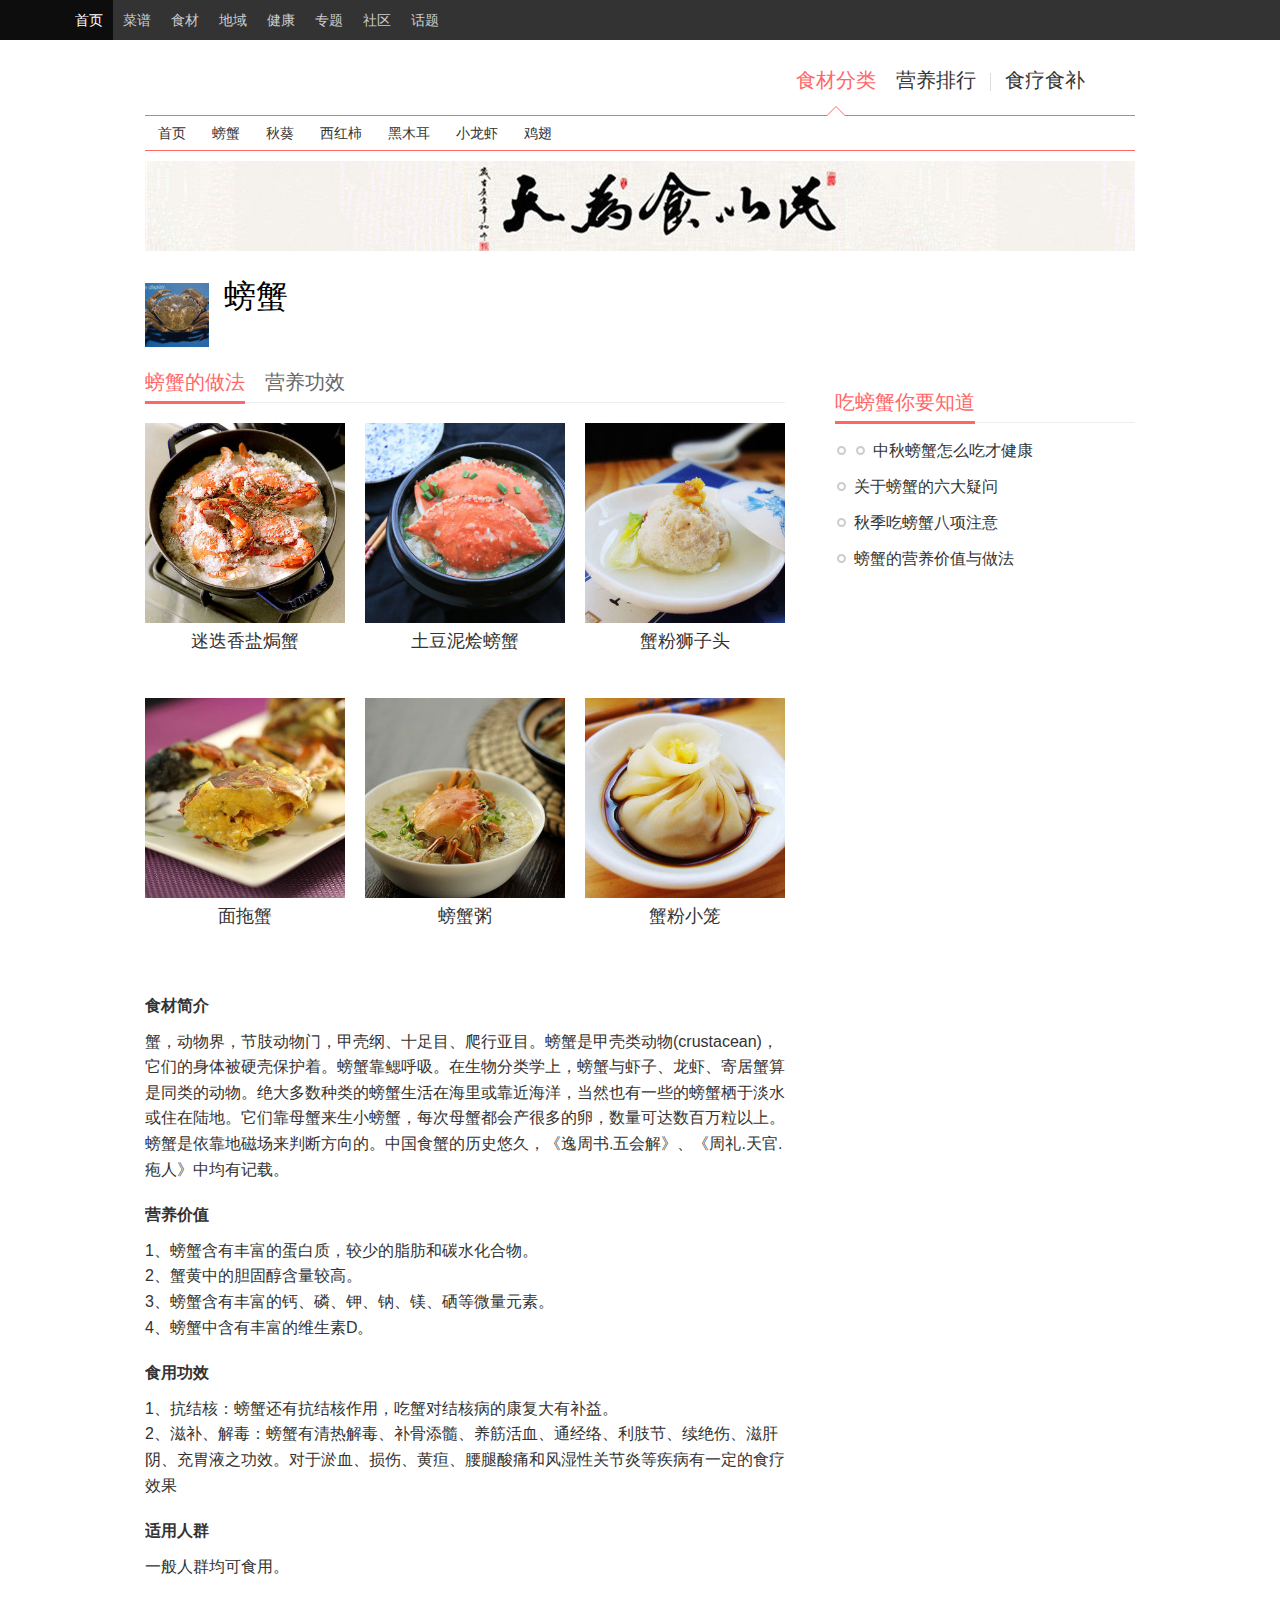
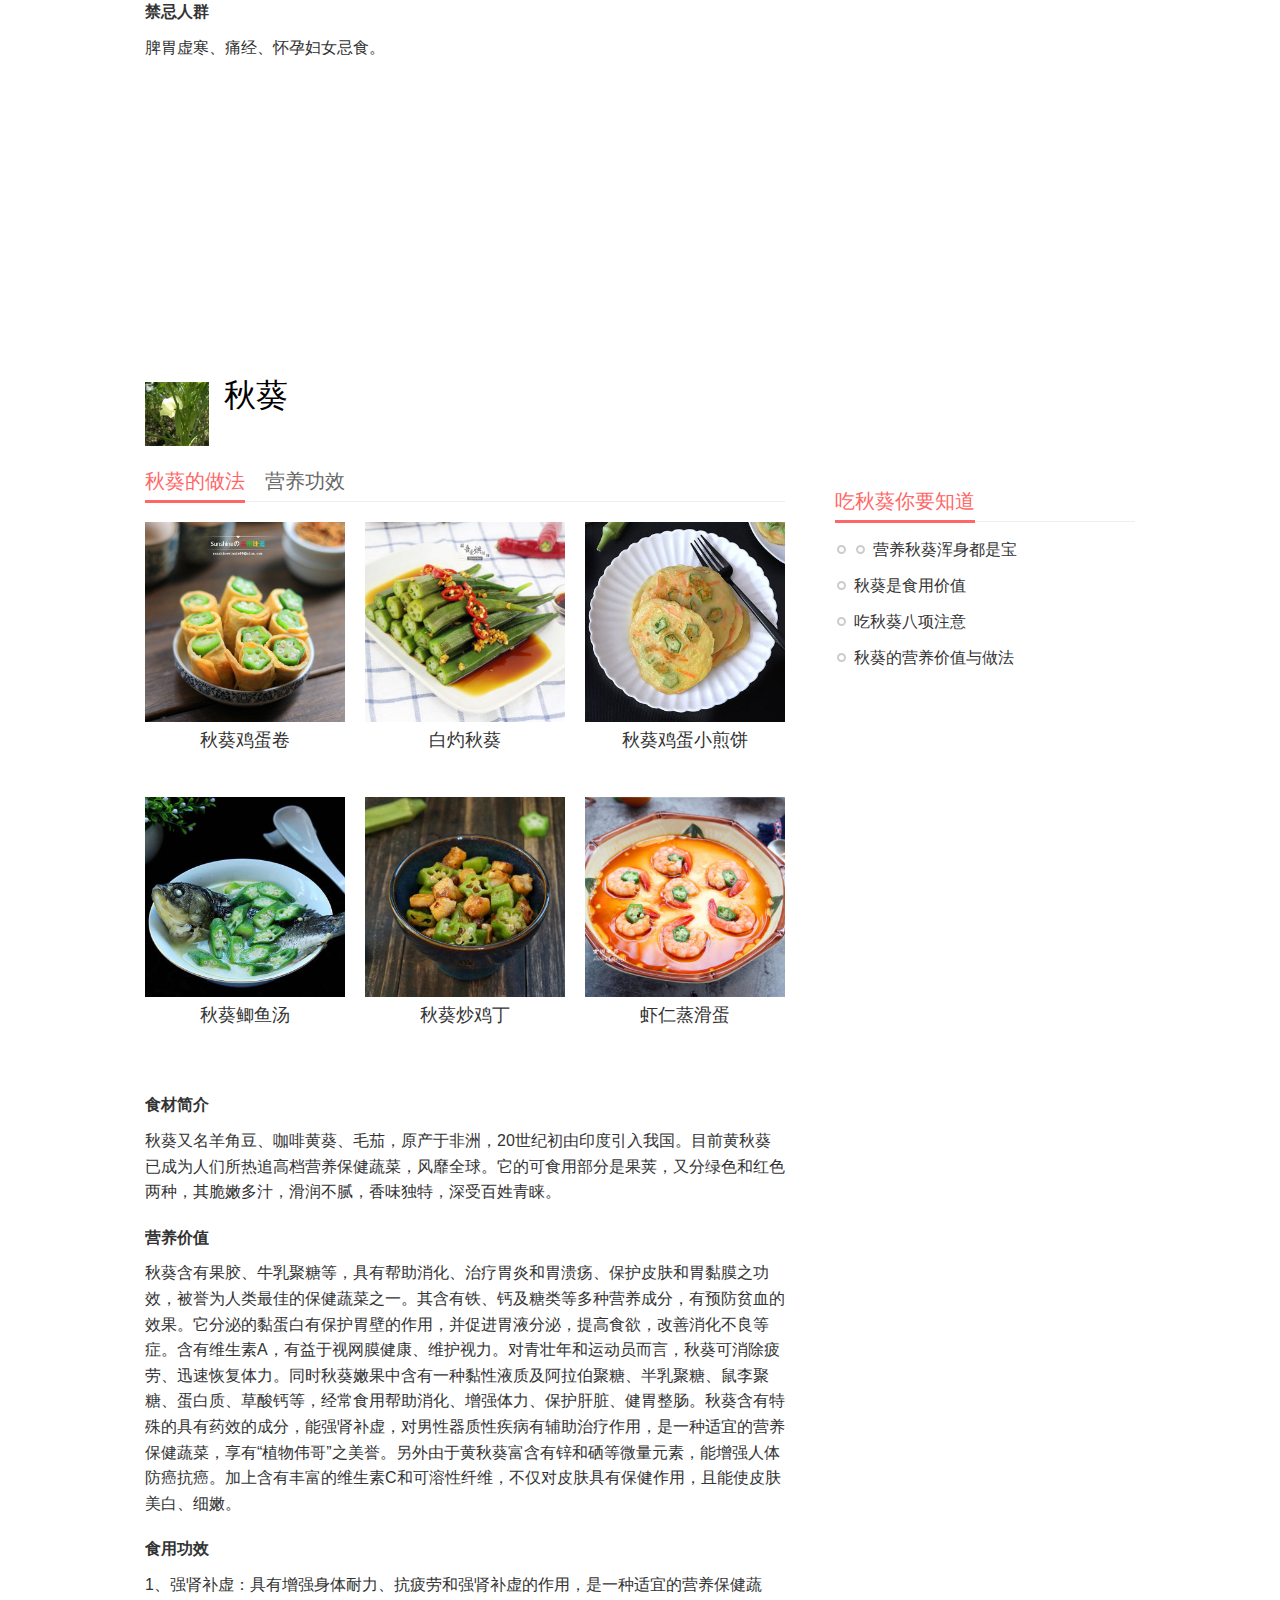
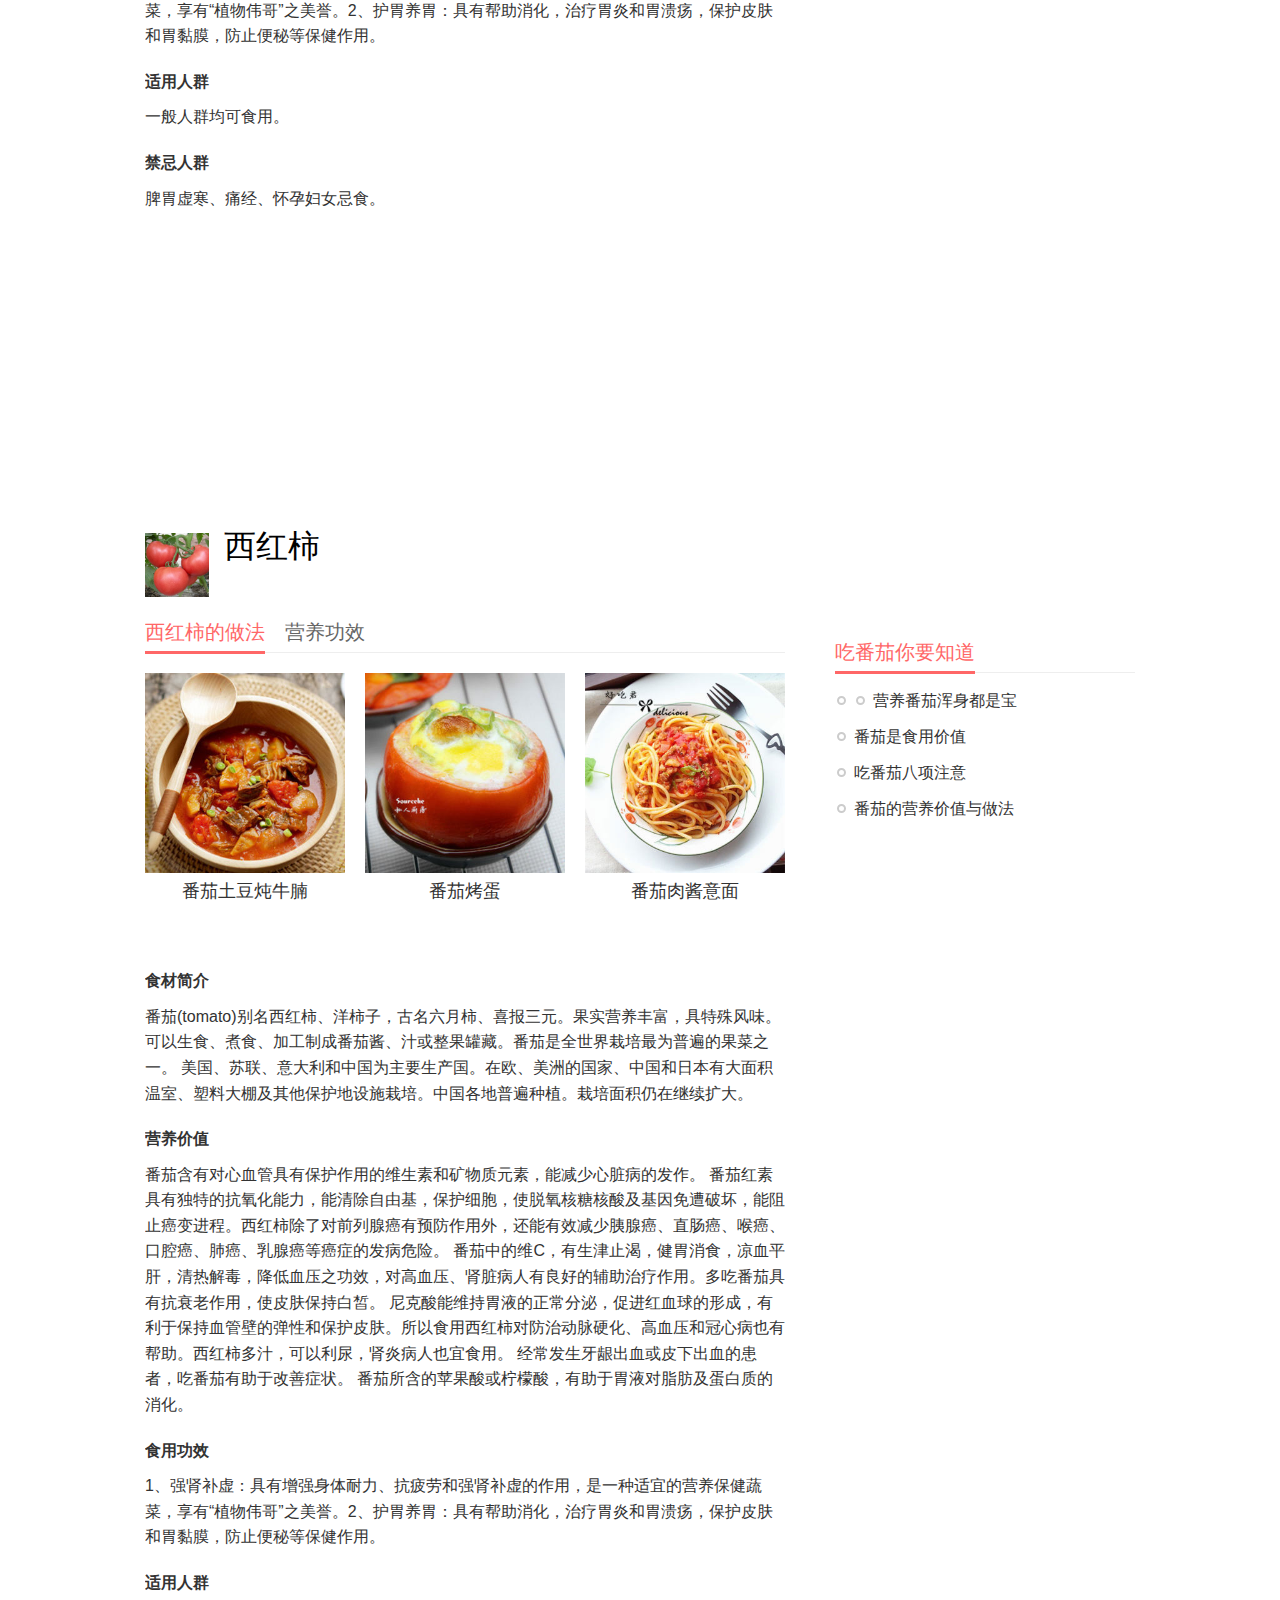
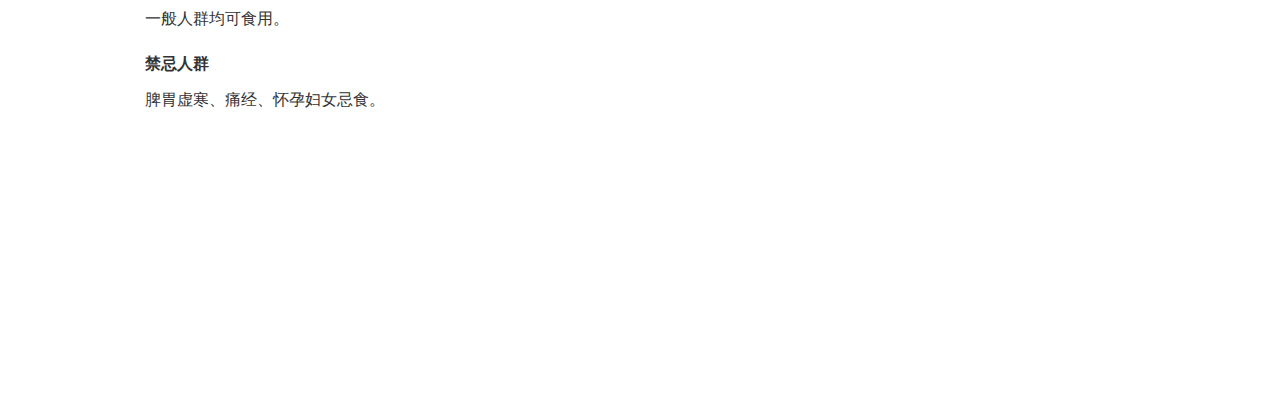
<file: shicai/1.html>
<!DOCTYPE html>
<html lang="en">
<head>
	<meta charset="UTF-8">
	<title>食材</title>
	<link rel="stylesheet" type="text/css" href="css.css">
	<script type="text/javascript" src="//static.meishichina.com/v6/js/lib/dfp-list-5.js"></script>
	<script>function browserRedirect(){var sUserAgent=navigator.userAgent.toLowerCase();var bIsIpad=sUserAgent.match(/ipad/i)=="ipad";var bIsIphoneOs=sUserAgent.match(/iphone os/i)=="iphone os";var bIsMidp=sUserAgent.match(/midp/i)=="midp";var bIsUc7=sUserAgent.match(/rv:1.2.3.4/i)=="rv:1.2.3.4";var bIsUc=sUserAgent.match(/ucweb/i)=="ucweb";var bIsAndroid=sUserAgent.match(/android/i)=="android";var bIsCE=sUserAgent.match(/windows ce/i)=="windows ce";var bIsWM=sUserAgent.match(/windows mobile/i)=="windows mobile";if(bIsIphoneOs||bIsMidp||bIsUc7||bIsUc||bIsAndroid||bIsCE||bIsWM){window.location.href="https://m.meishichina.com/ingredient/pangxie/"}}browserRedirect();
	</script>
</head>



<body>
<div class="top-bar" id="J_top_bar">
	<ul class="bar-left left">
		<li><a href="../index.html" target="_blank" class="top_bar_logo"><i></i>首页</a></li>
		<li> <a href="" target="_blank">菜谱</a></li>
		<li> <a href="" target="_blank">食材</a></li>
		<li> <a href="" target="_blank">地域</a></li>
		<li> <a href="" target="_blank">健康</a></li>
		<li> <a href="" target="_blank">专题</a></li>
		<li> <a href="" target="_blank">社区</a></li>
		<li> <a href="" target="_blank">话题</a></li>
	</ul>
</div>
<div class="w logo_wrap2">
	<div class="logo_nav">
		<a class=on href="" >食材分类<i></i><b></b></a>
		<a href="" >营养排行<i></i><b></b></a>
		<span style="float: left; height:18px; margin:23px 4px 0; border-right: 1px solid #ddd;"></span>
		<a target="_blank" href="" title="食疗食补">食疗食补</a>
	</div>
</div>
<div class="w nav_wrap2">
	<ul>
		<li><a href="../index.html" title="首页">首页</a></li>
		<li><a href="#1">螃蟹</a></li>
		<li><a href="#2">秋葵</a></li>
		<li><a href="#3" >西红柿</a></li>
		<li><a href="" >黑木耳</a></li>
		<li><a href="" >小龙虾</a></li>
		<li><a href="" >鸡翅</a></li>
	</ul>
</div>
<div class="w mt10 clear" style="height:90px;overflow:hidden;">
	<iframe width="100%" height="90" frameborder="0" scrolling="no" src="images/1.jpg"></iframe>
</div>





<div class="w clear collect_d" style="border:none">
	<div class="collect_dp">
		<a name="1">
		<a title="螃蟹" href=""><img alt="螃蟹" id="category_pic" class="imgLoad" src="images/2.jpg" width=90 height=90></a>
		<h1>螃蟹</h1>
	</div>
</div>
<div class="wrap">
	<div class="w clear">
		<div class="space_left">
			<input type="hidden" id="category_id" value="79">
			<div class="ui_title">
				<div class="ui_title_wrap clear ">
					<h2 class="on"><a href="">螃蟹的做法</a></h2>
					<h2><a href="#111">营养功效</a></h2>
				</div>
			</div>
			<div class="left3_list clear mt20">
				<div>
					<ul class="on">
						<li>
							<a title="迷迭香盐焗蟹" href="" target="_blank">
							<i>
							<img alt="迷迭香盐焗蟹" class="imgLoad" src="images/3.jpg">
							</i>
							<p>迷迭香盐焗蟹</p>
							</a>
						</li>
						<li>
							<a title="土豆泥烩螃蟹" href="" target="_blank">
							<i>
							<img alt="土豆泥烩螃蟹" class="imgLoad" src="images/5.jpg">
							</i>
							<p>土豆泥烩螃蟹</p>
							</a>
						</li>
						<li>
							<a title="蟹粉狮子头" href="" target="_blank">
							<i>
							<img alt="蟹粉狮子头" class="imgLoad" src="images/6.jpg">
							</i>
							<p>蟹粉狮子头</p>
							</a>
						</li>
						<li>
							<a title="面拖蟹" href="" target="_blank">
							<i>
							<img alt="面拖蟹" class="imgLoad" src="images/7.jpg">
							</i>
							<p>面拖蟹</p>
							</a>
						</li>
						<li>
							<a title="螃蟹粥" href="" target="_blank">
							<i>
							<img alt="螃蟹粥" class="imgLoad" src="images/8.jpg">
							</i>
							<p>螃蟹粥</p>
							</a>
						</li>
						<li>
							<a title="蟹粉小笼" href="" target="_blank">
							<i>
							<img alt="蟹粉小笼" class="imgLoad" src="images/9.jpg">
							</i>
							<p>蟹粉小笼</p>
							</a>
						</li>
					</ul>
				</div>
			</div>
			<div class="category_usebox mt10 clear">
				<div>
				<a name="111">
					<p><strong>食材简介</strong></p>
					<p>蟹，动物界，节肢动物门，甲壳纲、十足目、爬行亚目。螃蟹是甲壳类动物(crustacean)，它们的身体被硬壳保护着。螃蟹靠鳃呼吸。在生物分类学上，螃蟹与虾子、龙虾、寄居蟹算是同类的动物。绝大多数种类的螃蟹生活在海里或靠近海洋，当然也有一些的螃蟹栖于淡水或住在陆地。它们靠母蟹来生小螃蟹，每次母蟹都会产很多的卵，数量可达数百万粒以上。螃蟹是依靠地磁场来判断方向的。中国食蟹的历史悠久，《逸周书.五会解》、《周礼.天官.疱人》中均有记载。</p>
					<p><strong>营养价值</strong></p>
					<p>1、螃蟹含有丰富的蛋白质，较少的脂肪和碳水化合物。<br />
					2、蟹黄中的胆固醇含量较高。<br />
					3、螃蟹含有丰富的钙、磷、钾、钠、镁、硒等微量元素。<br />
					4、螃蟹中含有丰富的维生素D。<br />
					</p>
					<p><strong>食用功效</strong></p>
					<p>1、抗结核：螃蟹还有抗结核作用，吃蟹对结核病的康复大有补益。<br />
					2、滋补、解毒：螃蟹有清热解毒、补骨添髓、养筋活血、通经络、利肢节、续绝伤、滋肝阴、充胃液之功效。对于淤血、损伤、黄疸、腰腿酸痛和风湿性关节炎等疾病有一定的食疗效果</p>
					<p><strong>适用人群</strong></p>
					<p>一般人群均可食用。</p>
					<p><strong>禁忌人群</strong></p>
					<p>脾胃虚寒、痛经、怀孕妇女忌食。</p>
				</div>
			</div>













			<div class="mt20 clear">
				<div id='div-gpt-ad-1415071902366-0' style='width:300px; height:250px;float:left;'>
					<script type='text/javascript'>
					googletag.cmd.push(function() { googletag.display('div-gpt-ad-1415071902366-0'); });
					</script>
				</div>
				<div id='div-gpt-ad-1415071902366-1' style='width:300px; height:250px;float:right'>
					<script type='text/javascript'>
					googletag.cmd.push(function() { googletag.display('div-gpt-ad-1415071902366-1'); });
					</script>
				</div>
			</div>
		</div>
		<div class="space_right">
			
			<div class="ui_title mt20">
				<div class="ui_title_wrap">
					<h3 class="on">吃螃蟹你要知道</h3>
				</div>
			</div>
			<div class="tuijian">
				<p><a title="中秋螃蟹怎么吃才健康" href=" target="_blank">中秋螃蟹怎么吃才健康</a></p>
				<p><a title="关于螃蟹的六大疑问" href="" target="_blank">关于螃蟹的六大疑问</a></p>
				<p><a title="秋季吃螃蟹八项注意" href=""_blank">秋季吃螃蟹八项注意</a></p>
				<p><a title="螃蟹的营养价值与做法" href="" target="_blank">螃蟹的营养价值与做法</a></p>
			</div>
			<div id='div-gpt-ad-1415071902366-3' style='width:300px; height:250px;margin-top:20px;'>
				<script type='text/javascript'>
				googletag.cmd.push(function() { googletag.display('div-gpt-ad-1415071902366-3'); });
				</script>
			</div>
			<div id='div-gpt-ad-1415071902366-4' style='width:300px; height:250px;margin-top:20px;' class="keyshow">
				<script type='text/javascript'>
				googletag.cmd.push(function() { googletag.display('div-gpt-ad-1415071902366-4'); });
				</script>
			</div>
		</div>
	</div>
</div>




<div class="w clear collect_d" style="border:none">
	<div class="collect_dp">
		<a name="2">
		<a title="秋葵" href=""><img alt="秋葵" id="category_pic" class="imgLoad" src="images/10.jpg" width=90 height=90></a>
		<h1>秋葵</h1>
	</div>
</div>
<div class="wrap">
	<div class="w clear">
		<div class="space_left">
			<input type="hidden" id="category_id" value="79">
			<div class="ui_title">
				<div class="ui_title_wrap clear ">
					<h2 class="on"><a href="">秋葵的做法</a></h2>
					<h2><a href="#222">营养功效</a></h2>
				</div>
			</div>
			<div class="left3_list clear mt20">
				<div>
					<ul class="on">
						<li>
							<a href="" target="_blank">
							<i>
							<img alt="秋葵鸡蛋卷" class="imgLoad" src="images/11.jpg">
							</i>
							<p>秋葵鸡蛋卷</p>
							</a>
						</li>
						<li>
							<a title="白灼秋葵" href="" target="_blank">
							<i>
							<img alt="白灼秋葵" class="imgLoad" src="images/12.jpg">
							</i>
							<p>白灼秋葵</p>
							</a>
						</li>
						<li>
							<a href="" target="_blank">
							<i>
							<img alt="秋葵鸡蛋小煎饼" class="imgLoad" src="images/13.jpg">
							</i>
							<p>秋葵鸡蛋小煎饼</p>
							</a>
						</li>
						<li>
							<a href="" target="_blank">
							<i>
							<img alt="秋葵鲫鱼汤" class="imgLoad" src="images/14.jpg">
							</i>
							<p>秋葵鲫鱼汤</p>
							</a>
						</li>
						<li>
							<a title="秋葵炒鸡丁" href="" target="_blank">
							<i>
							<img alt="秋葵炒鸡丁" class="imgLoad" src="images/15.jpg">
							</i>
							<p>秋葵炒鸡丁</p>
							</a>
						</li>
						<li>
							<a title="虾仁蒸滑蛋" href="" target="_blank">
							<i>
							<img alt="虾仁蒸滑蛋" class="imgLoad" src="images/16.jpg">
							</i>
							<p>虾仁蒸滑蛋</p>
							</a>
						</li>
					</ul>
				</div>
			</div>
			<div class="category_usebox mt10 clear">
				<div>
				<a name="222">
					<p><strong>食材简介</strong></p>
					<p>秋葵又名羊角豆、咖啡黄葵、毛茄，原产于非洲，20世纪初由印度引入我国。目前黄秋葵已成为人们所热追高档营养保健蔬菜，风靡全球。它的可食用部分是果荚，又分绿色和红色两种，其脆嫩多汁，滑润不腻，香味独特，深受百姓青睐。</p>
					<p><strong>营养价值</strong></p>
					<p>秋葵含有果胶、牛乳聚糖等，具有帮助消化、治疗胃炎和胃溃疡、保护皮肤和胃黏膜之功效，被誉为人类最佳的保健蔬菜之一。其含有铁、钙及糖类等多种营养成分，有预防贫血的效果。它分泌的黏蛋白有保护胃壁的作用，并促进胃液分泌，提高食欲，改善消化不良等症。含有维生素A，有益于视网膜健康、维护视力。对青壮年和运动员而言，秋葵可消除疲劳、迅速恢复体力。同时秋葵嫩果中含有一种黏性液质及阿拉伯聚糖、半乳聚糖、鼠李聚糖、蛋白质、草酸钙等，经常食用帮助消化、增强体力、保护肝脏、健胃整肠。秋葵含有特殊的具有药效的成分，能强肾补虚，对男性器质性疾病有辅助治疗作用，是一种适宜的营养保健蔬菜，享有“植物伟哥”之美誉。另外由于黄秋葵富含有锌和硒等微量元素，能增强人体防癌抗癌。加上含有丰富的维生素C和可溶性纤维，不仅对皮肤具有保健作用，且能使皮肤美白、细嫩。
					</p>
					<p><strong>食用功效</strong></p>
					<p>1、强肾补虚：具有增强身体耐力、抗疲劳和强肾补虚的作用，是一种适宜的营养保健蔬菜，享有“植物伟哥”之美誉。2、护胃养胃：具有帮助消化，治疗胃炎和胃溃疡，保护皮肤和胃黏膜，防止便秘等保健作用。</p>
					<p><strong>适用人群</strong></p>
					<p>一般人群均可食用。</p>
					<p><strong>禁忌人群</strong></p>
					<p>脾胃虚寒、痛经、怀孕妇女忌食。</p>
				</div>
			</div>













			<div class="mt20 clear">
				<div id='div-gpt-ad-1415071902366-0' style='width:300px; height:250px;float:left;'>
					<script type='text/javascript'>
					googletag.cmd.push(function() { googletag.display('div-gpt-ad-1415071902366-0'); });
					</script>
				</div>
				<div id='div-gpt-ad-1415071902366-1' style='width:300px; height:250px;float:right'>
					<script type='text/javascript'>
					googletag.cmd.push(function() { googletag.display('div-gpt-ad-1415071902366-1'); });
					</script>
				</div>
			</div>
		</div>
		<div class="space_right">
			
			<div class="ui_title mt20">
				<div class="ui_title_wrap">
					<h3 class="on">吃秋葵你要知道</h3>
				</div>
			</div>
			<div class="tuijian">
				<p><a title="中秋螃蟹怎么吃才健康" href=" target="_blank">营养秋葵浑身都是宝</a></p>
				<p><a title="关于螃蟹的六大疑问" href="" target="_blank">秋葵是食用价值</a></p>
				<p><a title="秋季吃螃蟹八项注意" href=""_blank">吃秋葵八项注意</a></p>
				<p><a title="螃蟹的营养价值与做法" href="" target="_blank">秋葵的营养价值与做法</a></p>
			</div>
			<div id='div-gpt-ad-1415071902366-3' style='width:300px; height:250px;margin-top:20px;'>
				<script type='text/javascript'>
				googletag.cmd.push(function() { googletag.display('div-gpt-ad-1415071902366-3'); });
				</script>
			</div>
			<div id='div-gpt-ad-1415071902366-4' style='width:300px; height:250px;margin-top:20px;' class="keyshow">
				<script type='text/javascript'>
				googletag.cmd.push(function() { googletag.display('div-gpt-ad-1415071902366-4'); });
				</script>
			</div>
		</div>
	</div>
</div>







<div class="w clear collect_d" style="border:none">
	<div class="collect_dp">
		<a name="3">
		<a title="西红柿" href=""><img alt="西红柿" id="category_pic" class="imgLoad" src="images/17.jpg" width=90 height=90></a>
		<h1>西红柿</h1>
	</div>
</div>
<div class="wrap">
	<div class="w clear">
		<div class="space_left">
			<input type="hidden" id="category_id" value="79">
			<div class="ui_title">
				<div class="ui_title_wrap clear ">
					<h2 class="on"><a href="">西红柿的做法</a></h2>
					<h2><a href="#333">营养功效</a></h2>
				</div>
			</div>
			<div class="left3_list clear mt20">
				<div>
					<ul class="on">
						<li>
							<a href="" target="_blank">
							<i>
							<img alt="番茄土豆炖牛腩" class="imgLoad" src="images/18.jpg">
							</i>
							<p>番茄土豆炖牛腩</p>
							</a>
						</li>
						<li>
							<a title="番茄烤蛋" href="" target="_blank">
							<i>
							<img alt="番茄烤蛋" class="imgLoad" src="images/19.jpg">
							</i>
							<p>番茄烤蛋</p>
							</a>
						</li>
						<li>
							<a href="" target="_blank">
							<i>
							<img alt="番茄肉酱意面" class="imgLoad" src="images/20.jpg">
							</i>
							<p>番茄肉酱意面</p>
							</a>
						</li>
					</ul>
				</div>
			</div>
			<div class="category_usebox mt10 clear">
				<div>
				<a name="333">
					<p><strong>食材简介</strong></p>
					<p>番茄(tomato)别名西红柿、洋柿子，古名六月柿、喜报三元。果实营养丰富，具特殊风味。可以生食、煮食、加工制成番茄酱、汁或整果罐藏。番茄是全世界栽培最为普遍的果菜之一。 美国、苏联、意大利和中国为主要生产国。在欧、美洲的国家、中国和日本有大面积温室、塑料大棚及其他保护地设施栽培。中国各地普遍种植。栽培面积仍在继续扩大。</p>
					<p><strong>营养价值</strong></p>
					<p>番茄含有对心血管具有保护作用的维生素和矿物质元素，能减少心脏病的发作。
					番茄红素具有独特的抗氧化能力，能清除自由基，保护细胞，使脱氧核糖核酸及基因免遭破坏，能阻止癌变进程。西红柿除了对前列腺癌有预防作用外，还能有效减少胰腺癌、直肠癌、喉癌、口腔癌、肺癌、乳腺癌等癌症的发病危险。
					番茄中的维C，有生津止渴，健胃消食，凉血平肝，清热解毒，降低血压之功效，对高血压、肾脏病人有良好的辅助治疗作用。多吃番茄具有抗衰老作用，使皮肤保持白皙。
					尼克酸能维持胃液的正常分泌，促进红血球的形成，有利于保持血管壁的弹性和保护皮肤。所以食用西红柿对防治动脉硬化、高血压和冠心病也有帮助。西红柿多汁，可以利尿，肾炎病人也宜食用。
					经常发生牙龈出血或皮下出血的患者，吃番茄有助于改善症状。
					番茄所含的苹果酸或柠檬酸，有助于胃液对脂肪及蛋白质的消化。
					</p>
					<p><strong>食用功效</strong></p>
					<p>1、强肾补虚：具有增强身体耐力、抗疲劳和强肾补虚的作用，是一种适宜的营养保健蔬菜，享有“植物伟哥”之美誉。2、护胃养胃：具有帮助消化，治疗胃炎和胃溃疡，保护皮肤和胃黏膜，防止便秘等保健作用。</p>
					<p><strong>适用人群</strong></p>
					<p>一般人群均可食用。</p>
					<p><strong>禁忌人群</strong></p>
					<p>脾胃虚寒、痛经、怀孕妇女忌食。</p>
				</div>
			</div>
			<div class="mt20 clear">
				<div id='div-gpt-ad-1415071902366-0' style='width:300px; height:250px;float:left;'>
					<script type='text/javascript'>
					googletag.cmd.push(function() { googletag.display('div-gpt-ad-1415071902366-0'); });
					</script>
				</div>
				<div id='div-gpt-ad-1415071902366-1' style='width:300px; height:250px;float:right'>
					<script type='text/javascript'>
					googletag.cmd.push(function() { googletag.display('div-gpt-ad-1415071902366-1'); });
					</script>
				</div>
			</div>
		</div>
		<div class="space_right">
			
			<div class="ui_title mt20">
				<div class="ui_title_wrap">
					<h3 class="on">吃番茄你要知道</h3>
				</div>
			</div>
			<div class="tuijian">
				<p><a title="中秋螃蟹怎么吃才健康" href=" target="_blank">营养番茄浑身都是宝</a></p>
				<p><a title="关于螃蟹的六大疑问" href="" target="_blank">番茄是食用价值</a></p>
				<p><a title="秋季吃螃蟹八项注意" href=""_blank">吃番茄八项注意</a></p>
				<p><a title="螃蟹的营养价值与做法" href="" target="_blank">番茄的营养价值与做法</a></p>
			</div>
			<div id='div-gpt-ad-1415071902366-3' style='width:300px; height:250px;margin-top:20px;'>
				<script type='text/javascript'>
				googletag.cmd.push(function() { googletag.display('div-gpt-ad-1415071902366-3'); });
				</script>
			</div>
			<div id='div-gpt-ad-1415071902366-4' style='width:300px; height:250px;margin-top:20px;' class="keyshow">
				<script type='text/javascript'>
				googletag.cmd.push(function() { googletag.display('div-gpt-ad-1415071902366-4'); });
				</script>
			</div>
		</div>
	</div>
</div>









<style type="text/css">
.footer-area{padding:10px 0}.footer-area .w{padding-top:10px;border-top:1px solid #e8e8e8}.footer-area a{color:#666}.footer-area a:hover{color:#ff6767}.ft1{clear:none;float:left;font-size:11px;color:#666;width:680px;padding-top:10px}.ft1 .c3b{color:#c90;font-size:14px;font-weight:700;margin-bottom:6px}.ft1 .c3b a{color:#f50}.ft1 .c3c{color:#aaa;font-size:12px;margin-bottom:6px}.ft2,.ft3,.ft4{clear:none;float:right;text-align:center}.ft3{margin:0 25px}
</style>

<script type="text/javascript" src="//static.meishichina.com/v6/js/lib/all.js?v1=20180922">
</script>
	<script type="text/javascript">	
		msc.goTop.init();
		msc.user.init();
		$("img.imgLoad").imgLoad();

			$(window).scroll(function() {
				var omng = $(".keyshow").eq(0).offset();
				var jtl = $("#smnbk").offset();
				 if(omng){
				if (omng.top < $(document).scrollTop() + 40) {
					$(".keyshow").css({
						position: "fixed",
						top: 40,
						margin: 0,
						left: omng.left
					});
				} else if (omng.top < jtl.top + 200) {
					$(".keyshow").css({
						position: "static",
						margin: "5px 0 0 0"
					});
				}
				}
			});
		$("#search").click(function(){var q=$("#q").val().replace(/\s+/g,"").replace("　","");window.location.href='https://home.meishichina.com/search/'+(q==""?'':q+'/')});$("#q").keydown(function(e){if(e.keyCode==13)$("#search").click()});
	</script>
	<script type="text/javascript" src="//static.meishichina.com/v6/js/app/category/category_action2.js?v1=2018-04-11"></script>
	<script>
		$("li.top_bar_more").hoverDelay(function(){$("li.top_bar_more div").show()},function(){$("li.top_bar_more div").hide()},200,200);var _hmt=_hmt||[];(function(){var hm=document.createElement("script");hm.src="//hm.baidu.com/hm.js?fb9cd9dcdda23cee0c7357db9be24acb";var s=document.getElementsByTagName("script")[0];s.parentNode.insertBefore(hm,s)})();
	</script> 
</body>
</html>
</file>
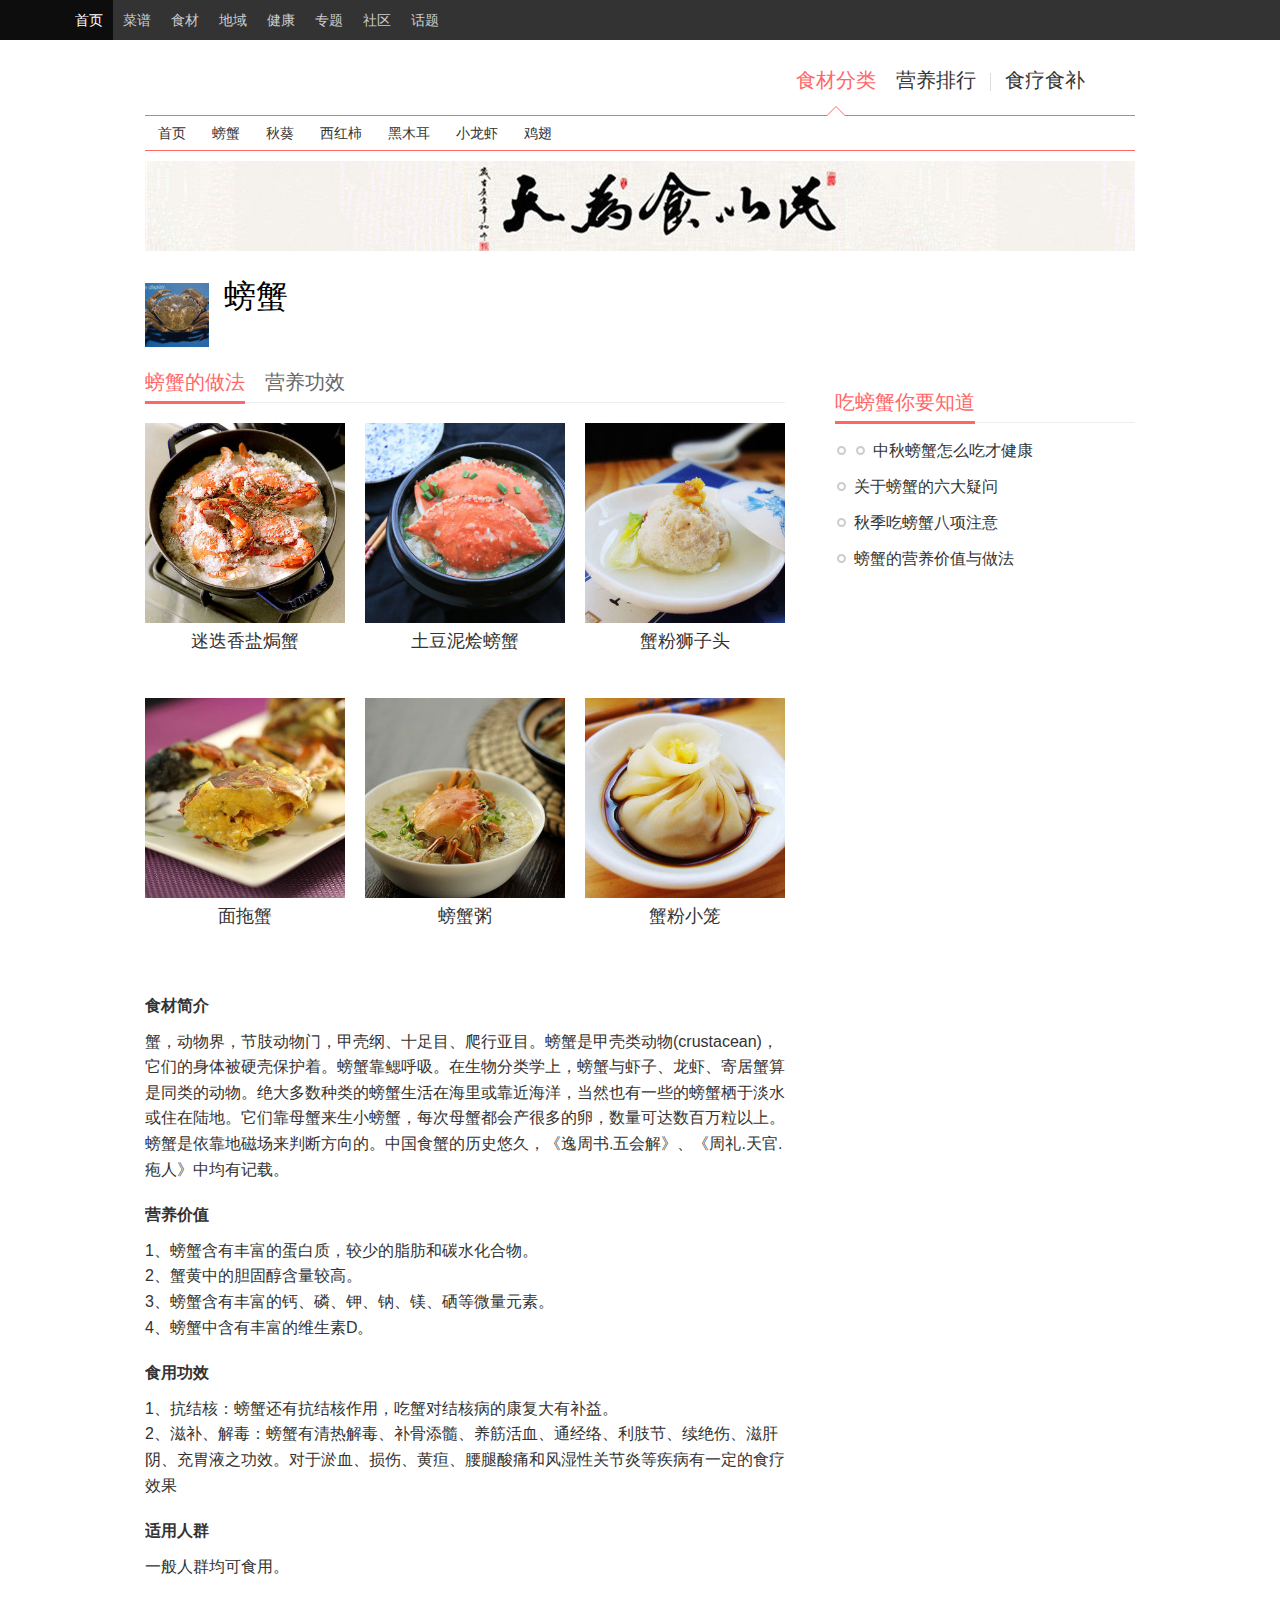
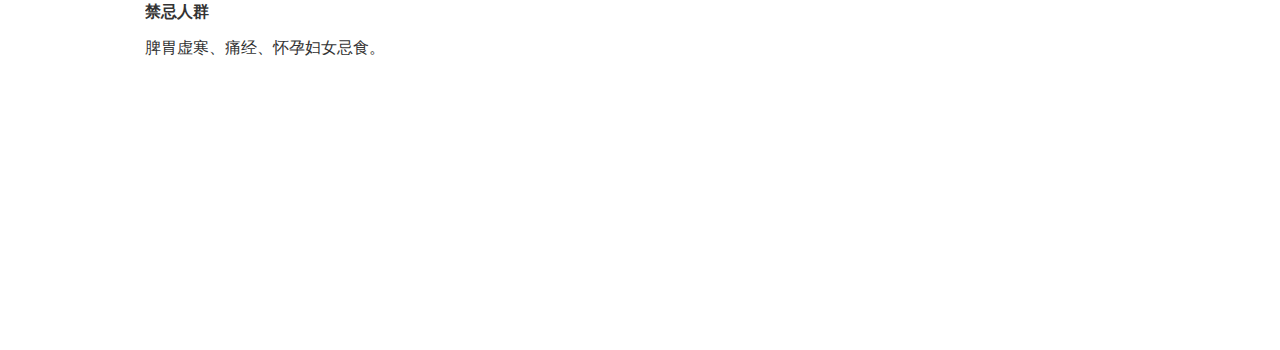
<file: shicai/pangxie.html>
<!DOCTYPE html>
<html lang="en">
<head>
	<meta charset="UTF-8">
	<title>螃蟹</title>
	<link rel="stylesheet" type="text/css" href="css.css">
	<script type="text/javascript" src="//static.meishichina.com/v6/js/lib/dfp-list-5.js"></script>
	<script>function browserRedirect(){var sUserAgent=navigator.userAgent.toLowerCase();var bIsIpad=sUserAgent.match(/ipad/i)=="ipad";var bIsIphoneOs=sUserAgent.match(/iphone os/i)=="iphone os";var bIsMidp=sUserAgent.match(/midp/i)=="midp";var bIsUc7=sUserAgent.match(/rv:1.2.3.4/i)=="rv:1.2.3.4";var bIsUc=sUserAgent.match(/ucweb/i)=="ucweb";var bIsAndroid=sUserAgent.match(/android/i)=="android";var bIsCE=sUserAgent.match(/windows ce/i)=="windows ce";var bIsWM=sUserAgent.match(/windows mobile/i)=="windows mobile";if(bIsIphoneOs||bIsMidp||bIsUc7||bIsUc||bIsAndroid||bIsCE||bIsWM){window.location.href="https://m.meishichina.com/ingredient/pangxie/"}}browserRedirect();
	</script>
</head>



<body>
<div class="top-bar" id="J_top_bar">
	<ul class="bar-left left">
		<li><a href="../index.html" target="_blank" class="top_bar_logo"><i></i>首页</a></li>
		<li> <a href="" target="_blank">菜谱</a></li>
		<li> <a href="1.html" target="_blank">食材</a></li>
		<li> <a href="" target="_blank">地域</a></li>
		<li> <a href="" target="_blank">健康</a></li>
		<li> <a href="" target="_blank">专题</a></li>
		<li> <a href="" target="_blank">社区</a></li>
		<li> <a href="" target="_blank">话题</a></li>
	</ul>
</div>
<div class="w logo_wrap2">
	<div class="logo_nav">
		<a class=on href="" >食材分类<i></i><b></b></a>
		<a href="" >营养排行<i></i><b></b></a>
		<span style="float: left; height:18px; margin:23px 4px 0; border-right: 1px solid #ddd;"></span>
		<a target="_blank" href="" title="食疗食补">食疗食补</a>
	</div>
</div>
<div class="w nav_wrap2">
	<ul>
		<li><a href="../index.html" title="首页">首页</a></li>
		<li><a href="#1">螃蟹</a></li>
		<li><a href="#2">秋葵</a></li>
		<li><a href="#3" >西红柿</a></li>
		<li><a href="" >黑木耳</a></li>
		<li><a href="" >小龙虾</a></li>
		<li><a href="" >鸡翅</a></li>
	</ul>
</div>
<div class="w mt10 clear" style="height:90px;overflow:hidden;">
	<iframe width="100%" height="90" frameborder="0" scrolling="no" src="images/1.jpg"></iframe>
</div>





<div class="w clear collect_d" style="border:none">
	<div class="collect_dp">
		<a name="1">
		<a title="螃蟹" href=""><img alt="螃蟹" id="category_pic" class="imgLoad" src="images/2.jpg" width=90 height=90></a>
		<h1>螃蟹</h1>
	</div>
</div>
<div class="wrap">
	<div class="w clear">
		<div class="space_left">
			<input type="hidden" id="category_id" value="79">
			<div class="ui_title">
				<div class="ui_title_wrap clear ">
					<h2 class="on"><a href="">螃蟹的做法</a></h2>
					<h2><a href="#111">营养功效</a></h2>
				</div>
			</div>
			<div class="left3_list clear mt20">
				<div>
					<ul class="on">
						<li>
							<a title="迷迭香盐焗蟹" href="" target="_blank">
							<i>
							<img alt="迷迭香盐焗蟹" class="imgLoad" src="images/3.jpg">
							</i>
							<p>迷迭香盐焗蟹</p>
							</a>
						</li>
						<li>
							<a title="土豆泥烩螃蟹" href="" target="_blank">
							<i>
							<img alt="土豆泥烩螃蟹" class="imgLoad" src="images/5.jpg">
							</i>
							<p>土豆泥烩螃蟹</p>
							</a>
						</li>
						<li>
							<a title="蟹粉狮子头" href="" target="_blank">
							<i>
							<img alt="蟹粉狮子头" class="imgLoad" src="images/6.jpg">
							</i>
							<p>蟹粉狮子头</p>
							</a>
						</li>
						<li>
							<a title="面拖蟹" href="" target="_blank">
							<i>
							<img alt="面拖蟹" class="imgLoad" src="images/7.jpg">
							</i>
							<p>面拖蟹</p>
							</a>
						</li>
						<li>
							<a title="螃蟹粥" href="" target="_blank">
							<i>
							<img alt="螃蟹粥" class="imgLoad" src="images/8.jpg">
							</i>
							<p>螃蟹粥</p>
							</a>
						</li>
						<li>
							<a title="蟹粉小笼" href="" target="_blank">
							<i>
							<img alt="蟹粉小笼" class="imgLoad" src="images/9.jpg">
							</i>
							<p>蟹粉小笼</p>
							</a>
						</li>
					</ul>
				</div>
			</div>
			<div class="category_usebox mt10 clear">
				<div>
				<a name="111">
					<p><strong>食材简介</strong></p>
					<p>蟹，动物界，节肢动物门，甲壳纲、十足目、爬行亚目。螃蟹是甲壳类动物(crustacean)，它们的身体被硬壳保护着。螃蟹靠鳃呼吸。在生物分类学上，螃蟹与虾子、龙虾、寄居蟹算是同类的动物。绝大多数种类的螃蟹生活在海里或靠近海洋，当然也有一些的螃蟹栖于淡水或住在陆地。它们靠母蟹来生小螃蟹，每次母蟹都会产很多的卵，数量可达数百万粒以上。螃蟹是依靠地磁场来判断方向的。中国食蟹的历史悠久，《逸周书.五会解》、《周礼.天官.疱人》中均有记载。</p>
					<p><strong>营养价值</strong></p>
					<p>1、螃蟹含有丰富的蛋白质，较少的脂肪和碳水化合物。<br />
					2、蟹黄中的胆固醇含量较高。<br />
					3、螃蟹含有丰富的钙、磷、钾、钠、镁、硒等微量元素。<br />
					4、螃蟹中含有丰富的维生素D。<br />
					</p>
					<p><strong>食用功效</strong></p>
					<p>1、抗结核：螃蟹还有抗结核作用，吃蟹对结核病的康复大有补益。<br />
					2、滋补、解毒：螃蟹有清热解毒、补骨添髓、养筋活血、通经络、利肢节、续绝伤、滋肝阴、充胃液之功效。对于淤血、损伤、黄疸、腰腿酸痛和风湿性关节炎等疾病有一定的食疗效果</p>
					<p><strong>适用人群</strong></p>
					<p>一般人群均可食用。</p>
					<p><strong>禁忌人群</strong></p>
					<p>脾胃虚寒、痛经、怀孕妇女忌食。</p>
				</div>
			</div>













			<div class="mt20 clear">
				<div id='div-gpt-ad-1415071902366-0' style='width:300px; height:250px;float:left;'>
					<script type='text/javascript'>
					googletag.cmd.push(function() { googletag.display('div-gpt-ad-1415071902366-0'); });
					</script>
				</div>
				<div id='div-gpt-ad-1415071902366-1' style='width:300px; height:250px;float:right'>
					<script type='text/javascript'>
					googletag.cmd.push(function() { googletag.display('div-gpt-ad-1415071902366-1'); });
					</script>
				</div>
			</div>
		</div>
		<div class="space_right">
			
			<div class="ui_title mt20">
				<div class="ui_title_wrap">
					<h3 class="on">吃螃蟹你要知道</h3>
				</div>
			</div>
			<div class="tuijian">
				<p><a title="中秋螃蟹怎么吃才健康" href=" target="_blank">中秋螃蟹怎么吃才健康</a></p>
				<p><a title="关于螃蟹的六大疑问" href="" target="_blank">关于螃蟹的六大疑问</a></p>
				<p><a title="秋季吃螃蟹八项注意" href=""_blank">秋季吃螃蟹八项注意</a></p>
				<p><a title="螃蟹的营养价值与做法" href="" target="_blank">螃蟹的营养价值与做法</a></p>
			</div>
			<div id='div-gpt-ad-1415071902366-3' style='width:300px; height:250px;margin-top:20px;'>
				<script type='text/javascript'>
				googletag.cmd.push(function() { googletag.display('div-gpt-ad-1415071902366-3'); });
				</script>
			</div>
			<div id='div-gpt-ad-1415071902366-4' style='width:300px; height:250px;margin-top:20px;' class="keyshow">
				<script type='text/javascript'>
				googletag.cmd.push(function() { googletag.display('div-gpt-ad-1415071902366-4'); });
				</script>
			</div>
		</div>
	</div>
</div>










<style type="text/css">
.footer-area{padding:10px 0}.footer-area .w{padding-top:10px;border-top:1px solid #e8e8e8}.footer-area a{color:#666}.footer-area a:hover{color:#ff6767}.ft1{clear:none;float:left;font-size:11px;color:#666;width:680px;padding-top:10px}.ft1 .c3b{color:#c90;font-size:14px;font-weight:700;margin-bottom:6px}.ft1 .c3b a{color:#f50}.ft1 .c3c{color:#aaa;font-size:12px;margin-bottom:6px}.ft2,.ft3,.ft4{clear:none;float:right;text-align:center}.ft3{margin:0 25px}
</style>

<script type="text/javascript" src="//static.meishichina.com/v6/js/lib/all.js?v1=20180922">
</script>
	<script type="text/javascript">	
		msc.goTop.init();
		msc.user.init();
		$("img.imgLoad").imgLoad();

			$(window).scroll(function() {
				var omng = $(".keyshow").eq(0).offset();
				var jtl = $("#smnbk").offset();
				 if(omng){
				if (omng.top < $(document).scrollTop() + 40) {
					$(".keyshow").css({
						position: "fixed",
						top: 40,
						margin: 0,
						left: omng.left
					});
				} else if (omng.top < jtl.top + 200) {
					$(".keyshow").css({
						position: "static",
						margin: "5px 0 0 0"
					});
				}
				}
			});
		$("#search").click(function(){var q=$("#q").val().replace(/\s+/g,"").replace("　","");window.location.href='https://home.meishichina.com/search/'+(q==""?'':q+'/')});$("#q").keydown(function(e){if(e.keyCode==13)$("#search").click()});
	</script>
	<script type="text/javascript" src="//static.meishichina.com/v6/js/app/category/category_action2.js?v1=2018-04-11"></script>
	<script>
		$("li.top_bar_more").hoverDelay(function(){$("li.top_bar_more div").show()},function(){$("li.top_bar_more div").hide()},200,200);var _hmt=_hmt||[];(function(){var hm=document.createElement("script");hm.src="//hm.baidu.com/hm.js?fb9cd9dcdda23cee0c7357db9be24acb";var s=document.getElementsByTagName("script")[0];s.parentNode.insertBefore(hm,s)})();
	</script> 
</body>
</html>
</file>
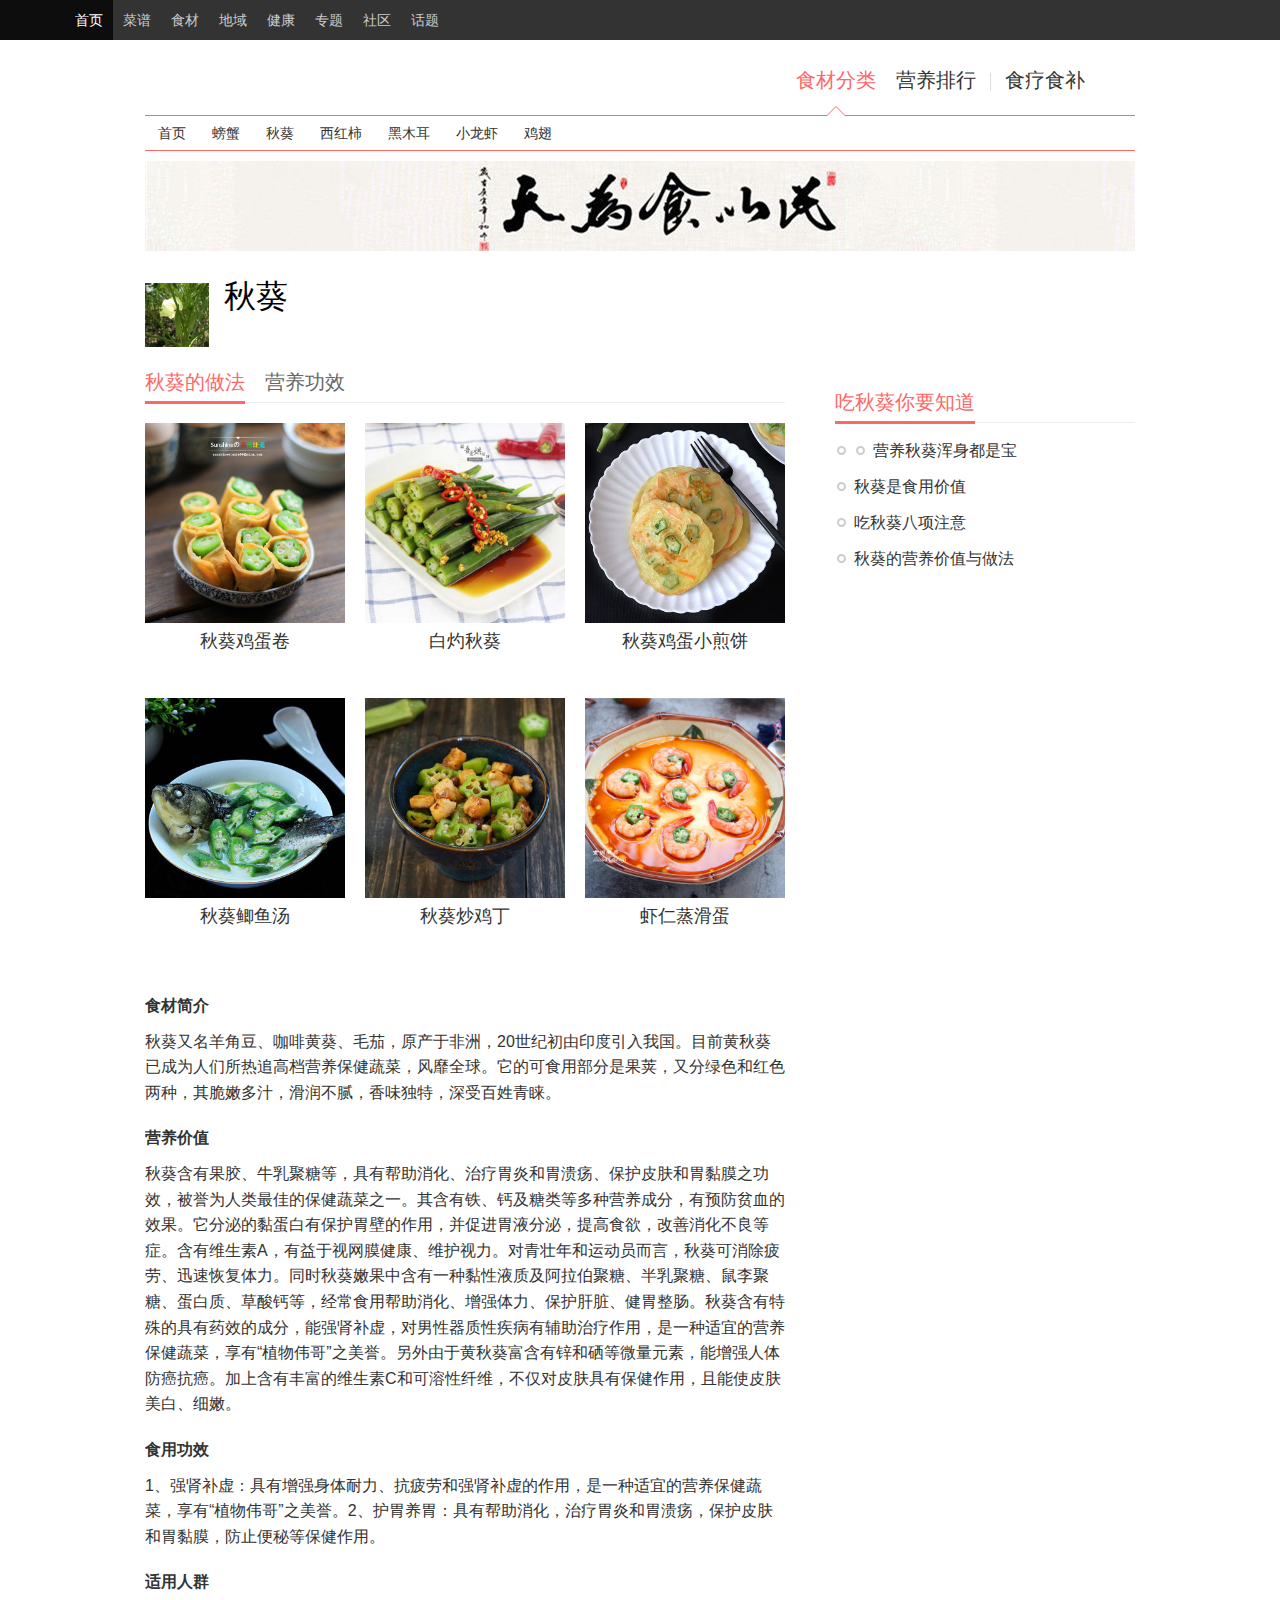
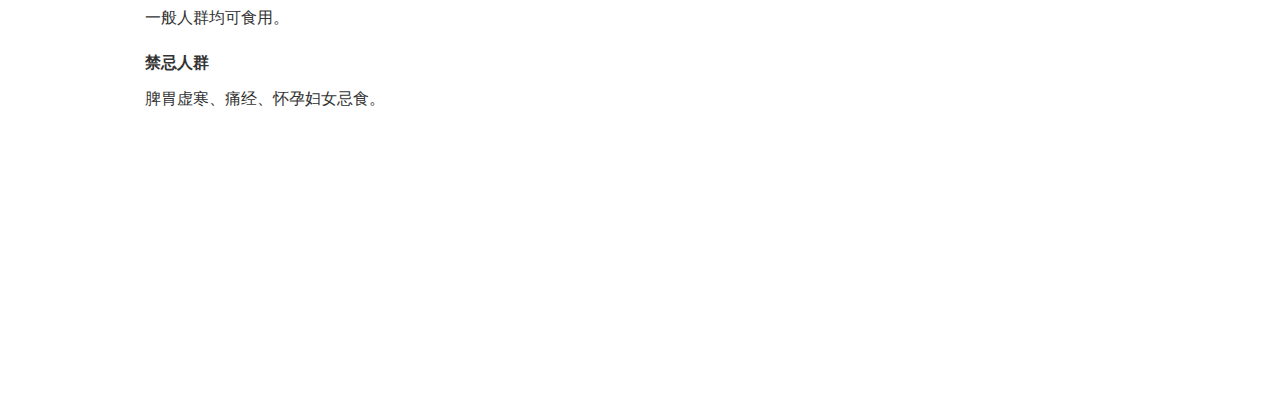
<file: shicai/qiukui.html>
<!DOCTYPE html>
<html lang="en">
<head>
	<meta charset="UTF-8">
	<title>秋葵</title>
	<link rel="stylesheet" type="text/css" href="css.css">
	<script type="text/javascript" src="//static.meishichina.com/v6/js/lib/dfp-list-5.js"></script>
	<script>function browserRedirect(){var sUserAgent=navigator.userAgent.toLowerCase();var bIsIpad=sUserAgent.match(/ipad/i)=="ipad";var bIsIphoneOs=sUserAgent.match(/iphone os/i)=="iphone os";var bIsMidp=sUserAgent.match(/midp/i)=="midp";var bIsUc7=sUserAgent.match(/rv:1.2.3.4/i)=="rv:1.2.3.4";var bIsUc=sUserAgent.match(/ucweb/i)=="ucweb";var bIsAndroid=sUserAgent.match(/android/i)=="android";var bIsCE=sUserAgent.match(/windows ce/i)=="windows ce";var bIsWM=sUserAgent.match(/windows mobile/i)=="windows mobile";if(bIsIphoneOs||bIsMidp||bIsUc7||bIsUc||bIsAndroid||bIsCE||bIsWM){window.location.href="https://m.meishichina.com/ingredient/pangxie/"}}browserRedirect();
	</script>
</head>



<body>
<div class="top-bar" id="J_top_bar">
	<ul class="bar-left left">
		<li><a href="../index.html" target="_blank" class="top_bar_logo"><i></i>首页</a></li>
		<li> <a href="" target="_blank">菜谱</a></li>
		<li> <a href="1.html" target="_blank">食材</a></li>
		<li> <a href="" target="_blank">地域</a></li>
		<li> <a href="" target="_blank">健康</a></li>
		<li> <a href="" target="_blank">专题</a></li>
		<li> <a href="" target="_blank">社区</a></li>
		<li> <a href="" target="_blank">话题</a></li>
	</ul>
</div>
<div class="w logo_wrap2">
	<div class="logo_nav">
		<a class=on href="" >食材分类<i></i><b></b></a>
		<a href="" >营养排行<i></i><b></b></a>
		<span style="float: left; height:18px; margin:23px 4px 0; border-right: 1px solid #ddd;"></span>
		<a target="_blank" href="" title="食疗食补">食疗食补</a>
	</div>
</div>
<div class="w nav_wrap2">
	<ul>
		<li><a href="../index.html" title="首页">首页</a></li>
		<li><a href="#1">螃蟹</a></li>
		<li><a href="#2">秋葵</a></li>
		<li><a href="#3" >西红柿</a></li>
		<li><a href="" >黑木耳</a></li>
		<li><a href="" >小龙虾</a></li>
		<li><a href="" >鸡翅</a></li>
	</ul>
</div>
<div class="w mt10 clear" style="height:90px;overflow:hidden;">
	<iframe width="100%" height="90" frameborder="0" scrolling="no" src="images/1.jpg"></iframe>
</div>








<div class="w clear collect_d" style="border:none">
	<div class="collect_dp">
		<a name="2">
		<a title="秋葵" href=""><img alt="秋葵" id="category_pic" class="imgLoad" src="images/10.jpg" width=90 height=90></a>
		<h1>秋葵</h1>
	</div>
</div>
<div class="wrap">
	<div class="w clear">
		<div class="space_left">
			<input type="hidden" id="category_id" value="79">
			<div class="ui_title">
				<div class="ui_title_wrap clear ">
					<h2 class="on"><a href="">秋葵的做法</a></h2>
					<h2><a href="#222">营养功效</a></h2>
				</div>
			</div>
			<div class="left3_list clear mt20">
				<div>
					<ul class="on">
						<li>
							<a href="" target="_blank">
							<i>
							<img alt="秋葵鸡蛋卷" class="imgLoad" src="images/11.jpg">
							</i>
							<p>秋葵鸡蛋卷</p>
							</a>
						</li>
						<li>
							<a title="白灼秋葵" href="" target="_blank">
							<i>
							<img alt="白灼秋葵" class="imgLoad" src="images/12.jpg">
							</i>
							<p>白灼秋葵</p>
							</a>
						</li>
						<li>
							<a href="" target="_blank">
							<i>
							<img alt="秋葵鸡蛋小煎饼" class="imgLoad" src="images/13.jpg">
							</i>
							<p>秋葵鸡蛋小煎饼</p>
							</a>
						</li>
						<li>
							<a href="" target="_blank">
							<i>
							<img alt="秋葵鲫鱼汤" class="imgLoad" src="images/14.jpg">
							</i>
							<p>秋葵鲫鱼汤</p>
							</a>
						</li>
						<li>
							<a title="秋葵炒鸡丁" href="" target="_blank">
							<i>
							<img alt="秋葵炒鸡丁" class="imgLoad" src="images/15.jpg">
							</i>
							<p>秋葵炒鸡丁</p>
							</a>
						</li>
						<li>
							<a title="虾仁蒸滑蛋" href="" target="_blank">
							<i>
							<img alt="虾仁蒸滑蛋" class="imgLoad" src="images/16.jpg">
							</i>
							<p>虾仁蒸滑蛋</p>
							</a>
						</li>
					</ul>
				</div>
			</div>
			<div class="category_usebox mt10 clear">
				<div>
				<a name="222">
					<p><strong>食材简介</strong></p>
					<p>秋葵又名羊角豆、咖啡黄葵、毛茄，原产于非洲，20世纪初由印度引入我国。目前黄秋葵已成为人们所热追高档营养保健蔬菜，风靡全球。它的可食用部分是果荚，又分绿色和红色两种，其脆嫩多汁，滑润不腻，香味独特，深受百姓青睐。</p>
					<p><strong>营养价值</strong></p>
					<p>秋葵含有果胶、牛乳聚糖等，具有帮助消化、治疗胃炎和胃溃疡、保护皮肤和胃黏膜之功效，被誉为人类最佳的保健蔬菜之一。其含有铁、钙及糖类等多种营养成分，有预防贫血的效果。它分泌的黏蛋白有保护胃壁的作用，并促进胃液分泌，提高食欲，改善消化不良等症。含有维生素A，有益于视网膜健康、维护视力。对青壮年和运动员而言，秋葵可消除疲劳、迅速恢复体力。同时秋葵嫩果中含有一种黏性液质及阿拉伯聚糖、半乳聚糖、鼠李聚糖、蛋白质、草酸钙等，经常食用帮助消化、增强体力、保护肝脏、健胃整肠。秋葵含有特殊的具有药效的成分，能强肾补虚，对男性器质性疾病有辅助治疗作用，是一种适宜的营养保健蔬菜，享有“植物伟哥”之美誉。另外由于黄秋葵富含有锌和硒等微量元素，能增强人体防癌抗癌。加上含有丰富的维生素C和可溶性纤维，不仅对皮肤具有保健作用，且能使皮肤美白、细嫩。
					</p>
					<p><strong>食用功效</strong></p>
					<p>1、强肾补虚：具有增强身体耐力、抗疲劳和强肾补虚的作用，是一种适宜的营养保健蔬菜，享有“植物伟哥”之美誉。2、护胃养胃：具有帮助消化，治疗胃炎和胃溃疡，保护皮肤和胃黏膜，防止便秘等保健作用。</p>
					<p><strong>适用人群</strong></p>
					<p>一般人群均可食用。</p>
					<p><strong>禁忌人群</strong></p>
					<p>脾胃虚寒、痛经、怀孕妇女忌食。</p>
				</div>
			</div>













			<div class="mt20 clear">
				<div id='div-gpt-ad-1415071902366-0' style='width:300px; height:250px;float:left;'>
					<script type='text/javascript'>
					googletag.cmd.push(function() { googletag.display('div-gpt-ad-1415071902366-0'); });
					</script>
				</div>
				<div id='div-gpt-ad-1415071902366-1' style='width:300px; height:250px;float:right'>
					<script type='text/javascript'>
					googletag.cmd.push(function() { googletag.display('div-gpt-ad-1415071902366-1'); });
					</script>
				</div>
			</div>
		</div>
		<div class="space_right">
			
			<div class="ui_title mt20">
				<div class="ui_title_wrap">
					<h3 class="on">吃秋葵你要知道</h3>
				</div>
			</div>
			<div class="tuijian">
				<p><a title="中秋螃蟹怎么吃才健康" href=" target="_blank">营养秋葵浑身都是宝</a></p>
				<p><a title="关于螃蟹的六大疑问" href="" target="_blank">秋葵是食用价值</a></p>
				<p><a title="秋季吃螃蟹八项注意" href=""_blank">吃秋葵八项注意</a></p>
				<p><a title="螃蟹的营养价值与做法" href="" target="_blank">秋葵的营养价值与做法</a></p>
			</div>
			<div id='div-gpt-ad-1415071902366-3' style='width:300px; height:250px;margin-top:20px;'>
				<script type='text/javascript'>
				googletag.cmd.push(function() { googletag.display('div-gpt-ad-1415071902366-3'); });
				</script>
			</div>
			<div id='div-gpt-ad-1415071902366-4' style='width:300px; height:250px;margin-top:20px;' class="keyshow">
				<script type='text/javascript'>
				googletag.cmd.push(function() { googletag.display('div-gpt-ad-1415071902366-4'); });
				</script>
			</div>
		</div>
	</div>
</div>













<style type="text/css">
.footer-area{padding:10px 0}.footer-area .w{padding-top:10px;border-top:1px solid #e8e8e8}.footer-area a{color:#666}.footer-area a:hover{color:#ff6767}.ft1{clear:none;float:left;font-size:11px;color:#666;width:680px;padding-top:10px}.ft1 .c3b{color:#c90;font-size:14px;font-weight:700;margin-bottom:6px}.ft1 .c3b a{color:#f50}.ft1 .c3c{color:#aaa;font-size:12px;margin-bottom:6px}.ft2,.ft3,.ft4{clear:none;float:right;text-align:center}.ft3{margin:0 25px}
</style>

<script type="text/javascript" src="//static.meishichina.com/v6/js/lib/all.js?v1=20180922">
</script>
	<script type="text/javascript">	
		msc.goTop.init();
		msc.user.init();
		$("img.imgLoad").imgLoad();

			$(window).scroll(function() {
				var omng = $(".keyshow").eq(0).offset();
				var jtl = $("#smnbk").offset();
				 if(omng){
				if (omng.top < $(document).scrollTop() + 40) {
					$(".keyshow").css({
						position: "fixed",
						top: 40,
						margin: 0,
						left: omng.left
					});
				} else if (omng.top < jtl.top + 200) {
					$(".keyshow").css({
						position: "static",
						margin: "5px 0 0 0"
					});
				}
				}
			});
		$("#search").click(function(){var q=$("#q").val().replace(/\s+/g,"").replace("　","");window.location.href='https://home.meishichina.com/search/'+(q==""?'':q+'/')});$("#q").keydown(function(e){if(e.keyCode==13)$("#search").click()});
	</script>
	<script type="text/javascript" src="//static.meishichina.com/v6/js/app/category/category_action2.js?v1=2018-04-11"></script>
	<script>
		$("li.top_bar_more").hoverDelay(function(){$("li.top_bar_more div").show()},function(){$("li.top_bar_more div").hide()},200,200);var _hmt=_hmt||[];(function(){var hm=document.createElement("script");hm.src="//hm.baidu.com/hm.js?fb9cd9dcdda23cee0c7357db9be24acb";var s=document.getElementsByTagName("script")[0];s.parentNode.insertBefore(hm,s)})();
	</script> 
</body>
</html>
</file>
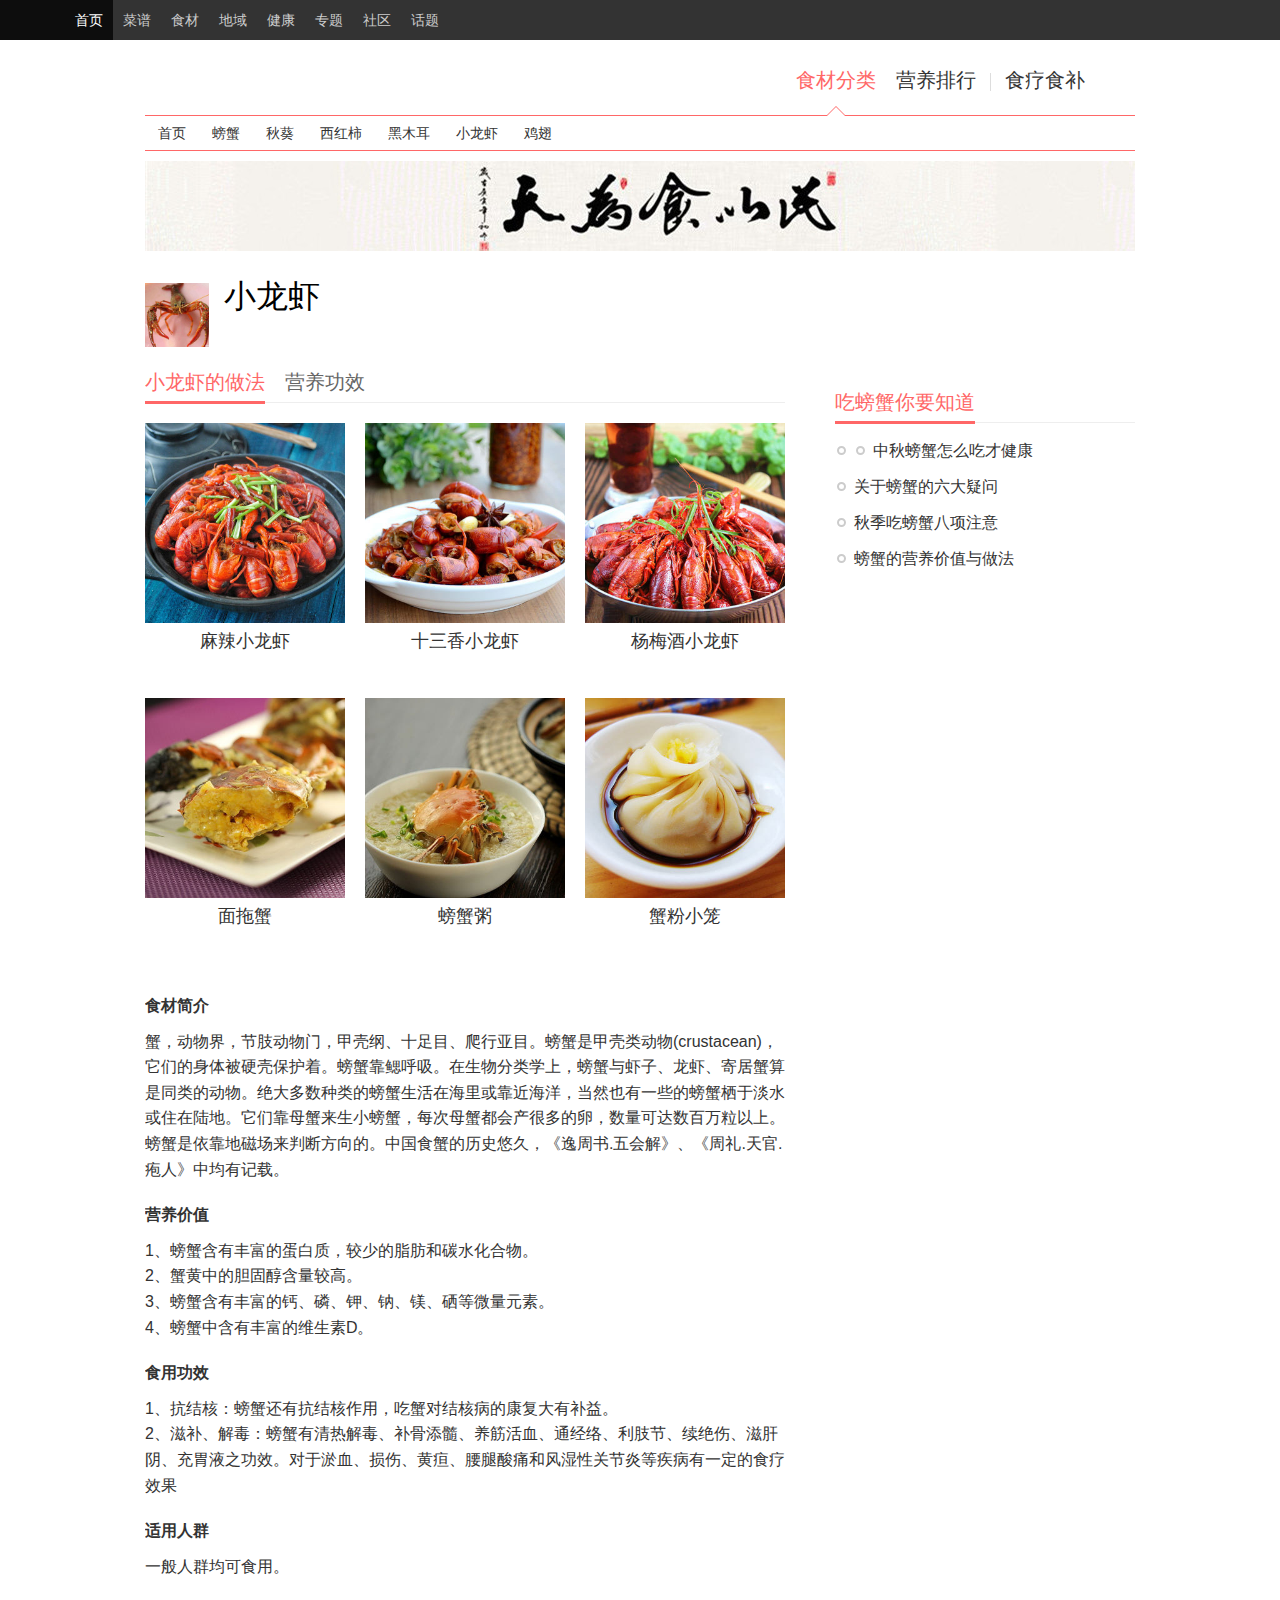
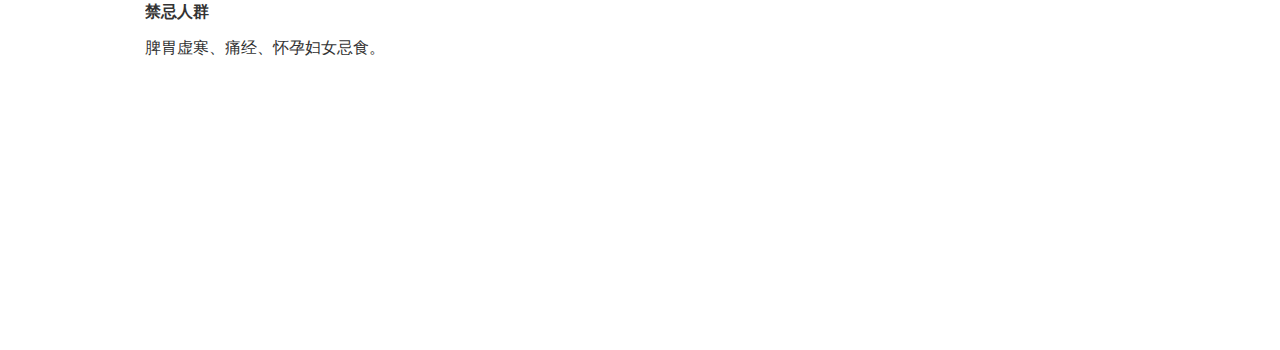
<file: shicai/xiaolongxia.html>
<!DOCTYPE html>
<html lang="en">
<head>
	<meta charset="UTF-8">
	<title>螃蟹</title>
	<link rel="stylesheet" type="text/css" href="css.css">
	<script type="text/javascript" src="//static.meishichina.com/v6/js/lib/dfp-list-5.js"></script>
	<script>function browserRedirect(){var sUserAgent=navigator.userAgent.toLowerCase();var bIsIpad=sUserAgent.match(/ipad/i)=="ipad";var bIsIphoneOs=sUserAgent.match(/iphone os/i)=="iphone os";var bIsMidp=sUserAgent.match(/midp/i)=="midp";var bIsUc7=sUserAgent.match(/rv:1.2.3.4/i)=="rv:1.2.3.4";var bIsUc=sUserAgent.match(/ucweb/i)=="ucweb";var bIsAndroid=sUserAgent.match(/android/i)=="android";var bIsCE=sUserAgent.match(/windows ce/i)=="windows ce";var bIsWM=sUserAgent.match(/windows mobile/i)=="windows mobile";if(bIsIphoneOs||bIsMidp||bIsUc7||bIsUc||bIsAndroid||bIsCE||bIsWM){window.location.href="https://m.meishichina.com/ingredient/pangxie/"}}browserRedirect();
	</script>
</head>



<body>
<div class="top-bar" id="J_top_bar">
	<ul class="bar-left left">
		<li><a href="../index.html" target="_blank" class="top_bar_logo"><i></i>首页</a></li>
		<li> <a href="" target="_blank">菜谱</a></li>
		<li> <a href="1.html" target="_blank">食材</a></li>
		<li> <a href="" target="_blank">地域</a></li>
		<li> <a href="" target="_blank">健康</a></li>
		<li> <a href="" target="_blank">专题</a></li>
		<li> <a href="" target="_blank">社区</a></li>
		<li> <a href="" target="_blank">话题</a></li>
	</ul>
</div>
<div class="w logo_wrap2">
	<div class="logo_nav">
		<a class=on href="" >食材分类<i></i><b></b></a>
		<a href="" >营养排行<i></i><b></b></a>
		<span style="float: left; height:18px; margin:23px 4px 0; border-right: 1px solid #ddd;"></span>
		<a target="_blank" href="" title="食疗食补">食疗食补</a>
	</div>
</div>
<div class="w nav_wrap2">
	<ul>
		<li><a href="../index.html" title="首页">首页</a></li>
		<li><a href="#1">螃蟹</a></li>
		<li><a href="#2">秋葵</a></li>
		<li><a href="#3" >西红柿</a></li>
		<li><a href="" >黑木耳</a></li>
		<li><a href="" >小龙虾</a></li>
		<li><a href="" >鸡翅</a></li>
	</ul>
</div>
<div class="w mt10 clear" style="height:90px;overflow:hidden;">
	<iframe width="100%" height="90" frameborder="0" scrolling="no" src="images/1.jpg"></iframe>
</div>





<div class="w clear collect_d" style="border:none">
	<div class="collect_dp">
		<a name="1">
		<a title="小龙虾" href=""><img alt="小龙虾" id="category_pic" class="imgLoad" src="images/21.jpg" width=90 height=90></a>
		<h1>小龙虾</h1>
	</div>
</div>
<div class="wrap">
	<div class="w clear">
		<div class="space_left">
			<input type="hidden" id="category_id" value="79">
			<div class="ui_title">
				<div class="ui_title_wrap clear ">
					<h2 class="on"><a href="">小龙虾的做法</a></h2>
					<h2><a href="#111">营养功效</a></h2>
				</div>
			</div>
			<div class="left3_list clear mt20">
				<div>
					<ul class="on">
						<li>
							<a title="麻辣小龙虾" href="" target="_blank">
							<i>
							<img alt="麻辣小龙虾" class="imgLoad" src="images/22.jpg">
							</i>
							<p>麻辣小龙虾</p>
							</a>
						</li>
						<li>
							<a title="十三香小龙虾" href="" target="_blank">
							<i>
							<img alt="十三香小龙虾" class="imgLoad" src="images/23.jpg">
							</i>
							<p>十三香小龙虾</p>
							</a>
						</li>
						<li>
							<a title="杨梅酒小龙虾" href="" target="_blank">
							<i>
							<img alt="杨梅酒小龙虾" class="imgLoad" src="images/24.jpg">
							</i>
							<p>杨梅酒小龙虾</p>
							</a>
						</li>
						<li>
							<a title="面拖蟹" href="" target="_blank">
							<i>
							<img alt="面拖蟹" class="imgLoad" src="images/7.jpg">
							</i>
							<p>面拖蟹</p>
							</a>
						</li>
						<li>
							<a title="螃蟹粥" href="" target="_blank">
							<i>
							<img alt="螃蟹粥" class="imgLoad" src="images/8.jpg">
							</i>
							<p>螃蟹粥</p>
							</a>
						</li>
						<li>
							<a title="蟹粉小笼" href="" target="_blank">
							<i>
							<img alt="蟹粉小笼" class="imgLoad" src="images/9.jpg">
							</i>
							<p>蟹粉小笼</p>
							</a>
						</li>
					</ul>
				</div>
			</div>
			<div class="category_usebox mt10 clear">
				<div>
				<a name="111">
					<p><strong>食材简介</strong></p>
					<p>蟹，动物界，节肢动物门，甲壳纲、十足目、爬行亚目。螃蟹是甲壳类动物(crustacean)，它们的身体被硬壳保护着。螃蟹靠鳃呼吸。在生物分类学上，螃蟹与虾子、龙虾、寄居蟹算是同类的动物。绝大多数种类的螃蟹生活在海里或靠近海洋，当然也有一些的螃蟹栖于淡水或住在陆地。它们靠母蟹来生小螃蟹，每次母蟹都会产很多的卵，数量可达数百万粒以上。螃蟹是依靠地磁场来判断方向的。中国食蟹的历史悠久，《逸周书.五会解》、《周礼.天官.疱人》中均有记载。</p>
					<p><strong>营养价值</strong></p>
					<p>1、螃蟹含有丰富的蛋白质，较少的脂肪和碳水化合物。<br />
					2、蟹黄中的胆固醇含量较高。<br />
					3、螃蟹含有丰富的钙、磷、钾、钠、镁、硒等微量元素。<br />
					4、螃蟹中含有丰富的维生素D。<br />
					</p>
					<p><strong>食用功效</strong></p>
					<p>1、抗结核：螃蟹还有抗结核作用，吃蟹对结核病的康复大有补益。<br />
					2、滋补、解毒：螃蟹有清热解毒、补骨添髓、养筋活血、通经络、利肢节、续绝伤、滋肝阴、充胃液之功效。对于淤血、损伤、黄疸、腰腿酸痛和风湿性关节炎等疾病有一定的食疗效果</p>
					<p><strong>适用人群</strong></p>
					<p>一般人群均可食用。</p>
					<p><strong>禁忌人群</strong></p>
					<p>脾胃虚寒、痛经、怀孕妇女忌食。</p>
				</div>
			</div>













			<div class="mt20 clear">
				<div id='div-gpt-ad-1415071902366-0' style='width:300px; height:250px;float:left;'>
					<script type='text/javascript'>
					googletag.cmd.push(function() { googletag.display('div-gpt-ad-1415071902366-0'); });
					</script>
				</div>
				<div id='div-gpt-ad-1415071902366-1' style='width:300px; height:250px;float:right'>
					<script type='text/javascript'>
					googletag.cmd.push(function() { googletag.display('div-gpt-ad-1415071902366-1'); });
					</script>
				</div>
			</div>
		</div>
		<div class="space_right">
			
			<div class="ui_title mt20">
				<div class="ui_title_wrap">
					<h3 class="on">吃螃蟹你要知道</h3>
				</div>
			</div>
			<div class="tuijian">
				<p><a title="中秋螃蟹怎么吃才健康" href=" target="_blank">中秋螃蟹怎么吃才健康</a></p>
				<p><a title="关于螃蟹的六大疑问" href="" target="_blank">关于螃蟹的六大疑问</a></p>
				<p><a title="秋季吃螃蟹八项注意" href=""_blank">秋季吃螃蟹八项注意</a></p>
				<p><a title="螃蟹的营养价值与做法" href="" target="_blank">螃蟹的营养价值与做法</a></p>
			</div>
			<div id='div-gpt-ad-1415071902366-3' style='width:300px; height:250px;margin-top:20px;'>
				<script type='text/javascript'>
				googletag.cmd.push(function() { googletag.display('div-gpt-ad-1415071902366-3'); });
				</script>
			</div>
			<div id='div-gpt-ad-1415071902366-4' style='width:300px; height:250px;margin-top:20px;' class="keyshow">
				<script type='text/javascript'>
				googletag.cmd.push(function() { googletag.display('div-gpt-ad-1415071902366-4'); });
				</script>
			</div>
		</div>
	</div>
</div>










<style type="text/css">
.footer-area{padding:10px 0}.footer-area .w{padding-top:10px;border-top:1px solid #e8e8e8}.footer-area a{color:#666}.footer-area a:hover{color:#ff6767}.ft1{clear:none;float:left;font-size:11px;color:#666;width:680px;padding-top:10px}.ft1 .c3b{color:#c90;font-size:14px;font-weight:700;margin-bottom:6px}.ft1 .c3b a{color:#f50}.ft1 .c3c{color:#aaa;font-size:12px;margin-bottom:6px}.ft2,.ft3,.ft4{clear:none;float:right;text-align:center}.ft3{margin:0 25px}
</style>

<script type="text/javascript" src="//static.meishichina.com/v6/js/lib/all.js?v1=20180922">
</script>
	<script type="text/javascript">	
		msc.goTop.init();
		msc.user.init();
		$("img.imgLoad").imgLoad();

			$(window).scroll(function() {
				var omng = $(".keyshow").eq(0).offset();
				var jtl = $("#smnbk").offset();
				 if(omng){
				if (omng.top < $(document).scrollTop() + 40) {
					$(".keyshow").css({
						position: "fixed",
						top: 40,
						margin: 0,
						left: omng.left
					});
				} else if (omng.top < jtl.top + 200) {
					$(".keyshow").css({
						position: "static",
						margin: "5px 0 0 0"
					});
				}
				}
			});
		$("#search").click(function(){var q=$("#q").val().replace(/\s+/g,"").replace("　","");window.location.href='https://home.meishichina.com/search/'+(q==""?'':q+'/')});$("#q").keydown(function(e){if(e.keyCode==13)$("#search").click()});
	</script>
	<script type="text/javascript" src="//static.meishichina.com/v6/js/app/category/category_action2.js?v1=2018-04-11"></script>
	<script>
		$("li.top_bar_more").hoverDelay(function(){$("li.top_bar_more div").show()},function(){$("li.top_bar_more div").hide()},200,200);var _hmt=_hmt||[];(function(){var hm=document.createElement("script");hm.src="//hm.baidu.com/hm.js?fb9cd9dcdda23cee0c7357db9be24acb";var s=document.getElementsByTagName("script")[0];s.parentNode.insertBefore(hm,s)})();
	</script> 
</body>
</html>
</file>
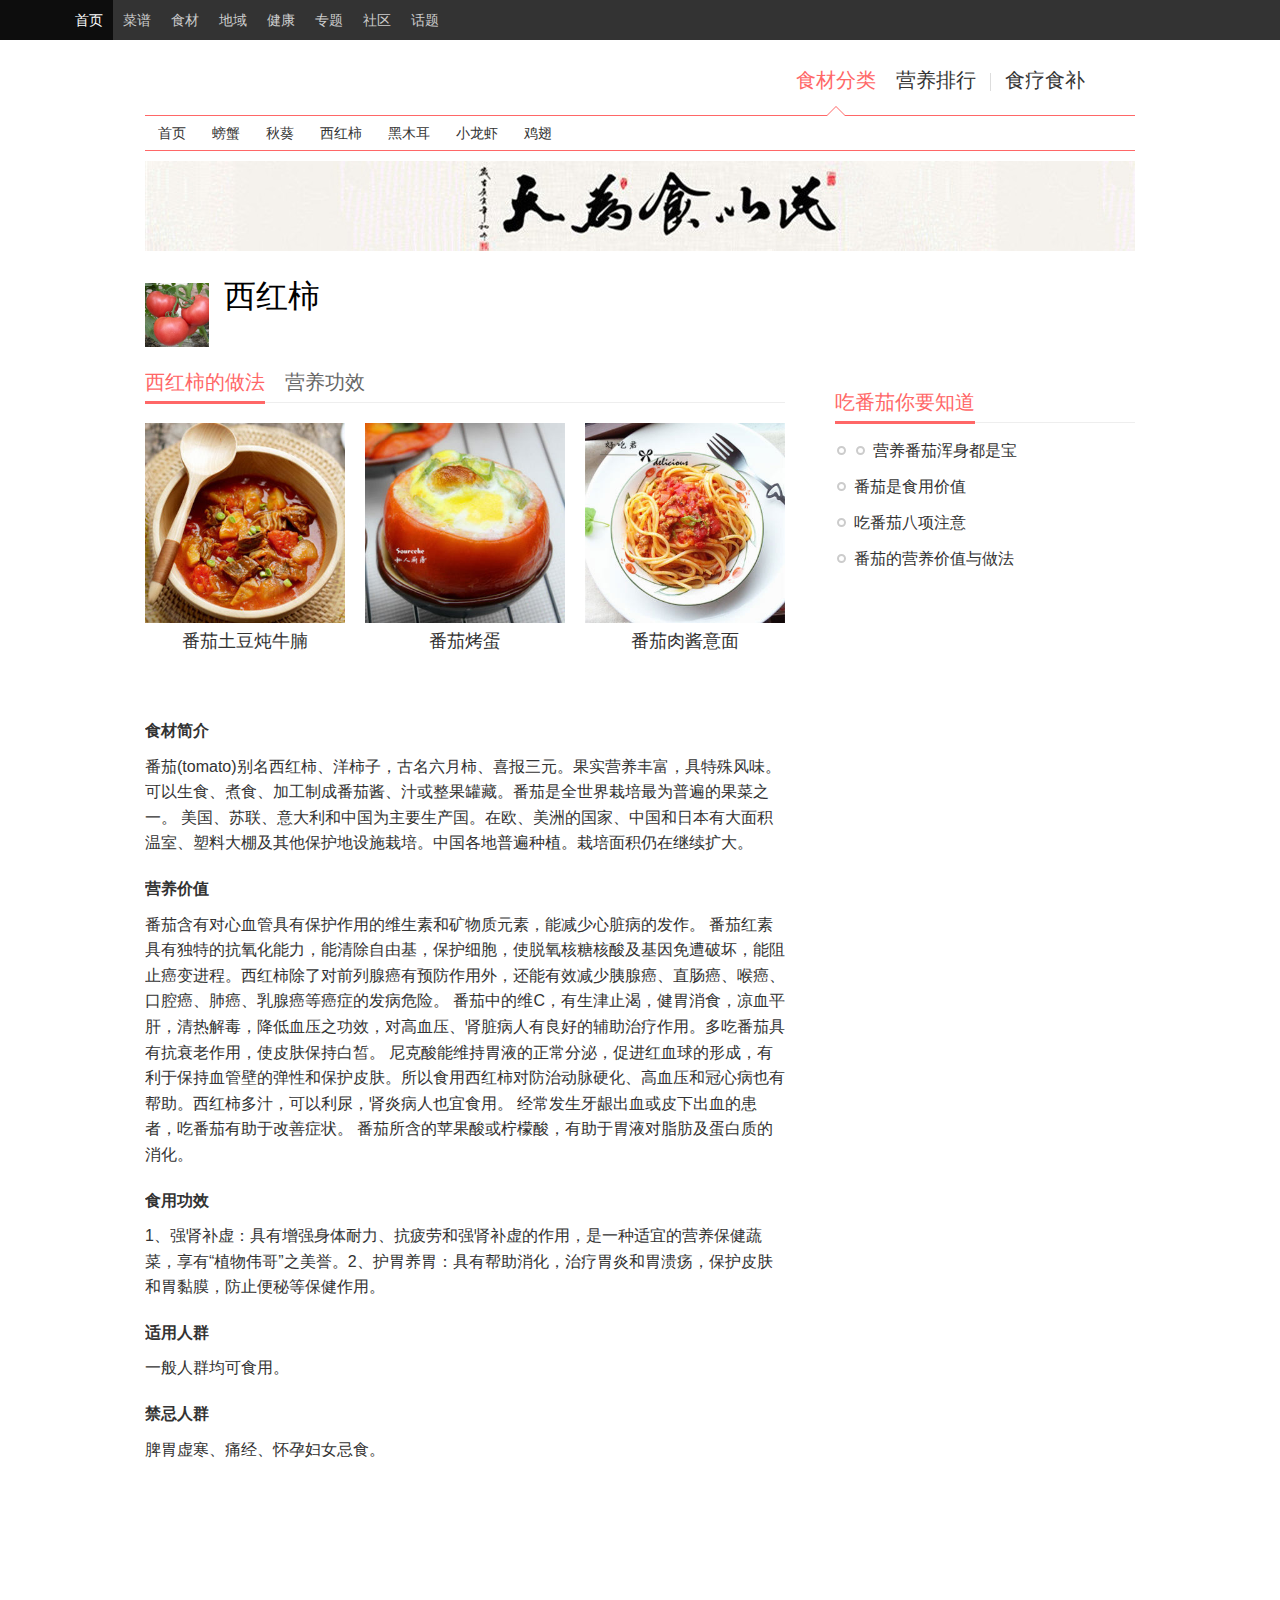
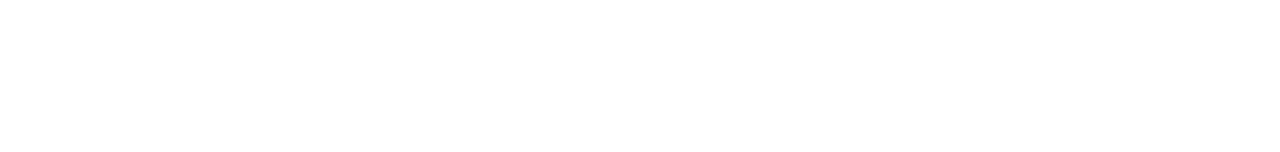
<file: shicai/xihongshi.html>
<!DOCTYPE html>
<html lang="en">
<head>
	<meta charset="UTF-8">
	<title>西红柿</title>
	<link rel="stylesheet" type="text/css" href="css.css">
	<script type="text/javascript" src="//static.meishichina.com/v6/js/lib/dfp-list-5.js"></script>
	<script>function browserRedirect(){var sUserAgent=navigator.userAgent.toLowerCase();var bIsIpad=sUserAgent.match(/ipad/i)=="ipad";var bIsIphoneOs=sUserAgent.match(/iphone os/i)=="iphone os";var bIsMidp=sUserAgent.match(/midp/i)=="midp";var bIsUc7=sUserAgent.match(/rv:1.2.3.4/i)=="rv:1.2.3.4";var bIsUc=sUserAgent.match(/ucweb/i)=="ucweb";var bIsAndroid=sUserAgent.match(/android/i)=="android";var bIsCE=sUserAgent.match(/windows ce/i)=="windows ce";var bIsWM=sUserAgent.match(/windows mobile/i)=="windows mobile";if(bIsIphoneOs||bIsMidp||bIsUc7||bIsUc||bIsAndroid||bIsCE||bIsWM){window.location.href="https://m.meishichina.com/ingredient/pangxie/"}}browserRedirect();
	</script>
</head>



<body>
<div class="top-bar" id="J_top_bar">
	<ul class="bar-left left">
		<li><a href="../index.html" target="_blank" class="top_bar_logo"><i></i>首页</a></li>
		<li> <a href="" target="_blank">菜谱</a></li>
		<li> <a href="1.html" target="_blank">食材</a></li>
		<li> <a href="" target="_blank">地域</a></li>
		<li> <a href="" target="_blank">健康</a></li>
		<li> <a href="" target="_blank">专题</a></li>
		<li> <a href="" target="_blank">社区</a></li>
		<li> <a href="" target="_blank">话题</a></li>
	</ul>
</div>
<div class="w logo_wrap2">
	<div class="logo_nav">
		<a class=on href="" >食材分类<i></i><b></b></a>
		<a href="" >营养排行<i></i><b></b></a>
		<span style="float: left; height:18px; margin:23px 4px 0; border-right: 1px solid #ddd;"></span>
		<a target="_blank" href="" title="食疗食补">食疗食补</a>
	</div>
</div>
<div class="w nav_wrap2">
	<ul>
		<li><a href="../index.html" title="首页">首页</a></li>
		<li><a href="#1">螃蟹</a></li>
		<li><a href="#2">秋葵</a></li>
		<li><a href="#3" >西红柿</a></li>
		<li><a href="" >黑木耳</a></li>
		<li><a href="" >小龙虾</a></li>
		<li><a href="" >鸡翅</a></li>
	</ul>
</div>
<div class="w mt10 clear" style="height:90px;overflow:hidden;">
	<iframe width="100%" height="90" frameborder="0" scrolling="no" src="images/1.jpg"></iframe>
</div>









<div class="w clear collect_d" style="border:none">
	<div class="collect_dp">
		<a name="3">
		<a title="西红柿" href=""><img alt="西红柿" id="category_pic" class="imgLoad" src="images/17.jpg" width=90 height=90></a>
		<h1>西红柿</h1>
	</div>
</div>
<div class="wrap">
	<div class="w clear">
		<div class="space_left">
			<input type="hidden" id="category_id" value="79">
			<div class="ui_title">
				<div class="ui_title_wrap clear ">
					<h2 class="on"><a href="">西红柿的做法</a></h2>
					<h2><a href="#333">营养功效</a></h2>
				</div>
			</div>
			<div class="left3_list clear mt20">
				<div>
					<ul class="on">
						<li>
							<a href="" target="_blank">
							<i>
							<img alt="番茄土豆炖牛腩" class="imgLoad" src="images/18.jpg">
							</i>
							<p>番茄土豆炖牛腩</p>
							</a>
						</li>
						<li>
							<a title="番茄烤蛋" href="" target="_blank">
							<i>
							<img alt="番茄烤蛋" class="imgLoad" src="images/19.jpg">
							</i>
							<p>番茄烤蛋</p>
							</a>
						</li>
						<li>
							<a href="" target="_blank">
							<i>
							<img alt="番茄肉酱意面" class="imgLoad" src="images/20.jpg">
							</i>
							<p>番茄肉酱意面</p>
							</a>
						</li>
					</ul>
				</div>
			</div>
			<div class="category_usebox mt10 clear">
				<div>
				<a name="333">
					<p><strong>食材简介</strong></p>
					<p>番茄(tomato)别名西红柿、洋柿子，古名六月柿、喜报三元。果实营养丰富，具特殊风味。可以生食、煮食、加工制成番茄酱、汁或整果罐藏。番茄是全世界栽培最为普遍的果菜之一。 美国、苏联、意大利和中国为主要生产国。在欧、美洲的国家、中国和日本有大面积温室、塑料大棚及其他保护地设施栽培。中国各地普遍种植。栽培面积仍在继续扩大。</p>
					<p><strong>营养价值</strong></p>
					<p>番茄含有对心血管具有保护作用的维生素和矿物质元素，能减少心脏病的发作。
					番茄红素具有独特的抗氧化能力，能清除自由基，保护细胞，使脱氧核糖核酸及基因免遭破坏，能阻止癌变进程。西红柿除了对前列腺癌有预防作用外，还能有效减少胰腺癌、直肠癌、喉癌、口腔癌、肺癌、乳腺癌等癌症的发病危险。
					番茄中的维C，有生津止渴，健胃消食，凉血平肝，清热解毒，降低血压之功效，对高血压、肾脏病人有良好的辅助治疗作用。多吃番茄具有抗衰老作用，使皮肤保持白皙。
					尼克酸能维持胃液的正常分泌，促进红血球的形成，有利于保持血管壁的弹性和保护皮肤。所以食用西红柿对防治动脉硬化、高血压和冠心病也有帮助。西红柿多汁，可以利尿，肾炎病人也宜食用。
					经常发生牙龈出血或皮下出血的患者，吃番茄有助于改善症状。
					番茄所含的苹果酸或柠檬酸，有助于胃液对脂肪及蛋白质的消化。
					</p>
					<p><strong>食用功效</strong></p>
					<p>1、强肾补虚：具有增强身体耐力、抗疲劳和强肾补虚的作用，是一种适宜的营养保健蔬菜，享有“植物伟哥”之美誉。2、护胃养胃：具有帮助消化，治疗胃炎和胃溃疡，保护皮肤和胃黏膜，防止便秘等保健作用。</p>
					<p><strong>适用人群</strong></p>
					<p>一般人群均可食用。</p>
					<p><strong>禁忌人群</strong></p>
					<p>脾胃虚寒、痛经、怀孕妇女忌食。</p>
				</div>
			</div>
			<div class="mt20 clear">
				<div id='div-gpt-ad-1415071902366-0' style='width:300px; height:250px;float:left;'>
					<script type='text/javascript'>
					googletag.cmd.push(function() { googletag.display('div-gpt-ad-1415071902366-0'); });
					</script>
				</div>
				<div id='div-gpt-ad-1415071902366-1' style='width:300px; height:250px;float:right'>
					<script type='text/javascript'>
					googletag.cmd.push(function() { googletag.display('div-gpt-ad-1415071902366-1'); });
					</script>
				</div>
			</div>
		</div>
		<div class="space_right">
			
			<div class="ui_title mt20">
				<div class="ui_title_wrap">
					<h3 class="on">吃番茄你要知道</h3>
				</div>
			</div>
			<div class="tuijian">
				<p><a title="中秋螃蟹怎么吃才健康" href=" target="_blank">营养番茄浑身都是宝</a></p>
				<p><a title="关于螃蟹的六大疑问" href="" target="_blank">番茄是食用价值</a></p>
				<p><a title="秋季吃螃蟹八项注意" href=""_blank">吃番茄八项注意</a></p>
				<p><a title="螃蟹的营养价值与做法" href="" target="_blank">番茄的营养价值与做法</a></p>
			</div>
			<div id='div-gpt-ad-1415071902366-3' style='width:300px; height:250px;margin-top:20px;'>
				<script type='text/javascript'>
				googletag.cmd.push(function() { googletag.display('div-gpt-ad-1415071902366-3'); });
				</script>
			</div>
			<div id='div-gpt-ad-1415071902366-4' style='width:300px; height:250px;margin-top:20px;' class="keyshow">
				<script type='text/javascript'>
				googletag.cmd.push(function() { googletag.display('div-gpt-ad-1415071902366-4'); });
				</script>
			</div>
		</div>
	</div>
</div>









<style type="text/css">
.footer-area{padding:10px 0}.footer-area .w{padding-top:10px;border-top:1px solid #e8e8e8}.footer-area a{color:#666}.footer-area a:hover{color:#ff6767}.ft1{clear:none;float:left;font-size:11px;color:#666;width:680px;padding-top:10px}.ft1 .c3b{color:#c90;font-size:14px;font-weight:700;margin-bottom:6px}.ft1 .c3b a{color:#f50}.ft1 .c3c{color:#aaa;font-size:12px;margin-bottom:6px}.ft2,.ft3,.ft4{clear:none;float:right;text-align:center}.ft3{margin:0 25px}
</style>

<script type="text/javascript" src="//static.meishichina.com/v6/js/lib/all.js?v1=20180922">
</script>
	<script type="text/javascript">	
		msc.goTop.init();
		msc.user.init();
		$("img.imgLoad").imgLoad();

			$(window).scroll(function() {
				var omng = $(".keyshow").eq(0).offset();
				var jtl = $("#smnbk").offset();
				 if(omng){
				if (omng.top < $(document).scrollTop() + 40) {
					$(".keyshow").css({
						position: "fixed",
						top: 40,
						margin: 0,
						left: omng.left
					});
				} else if (omng.top < jtl.top + 200) {
					$(".keyshow").css({
						position: "static",
						margin: "5px 0 0 0"
					});
				}
				}
			});
		$("#search").click(function(){var q=$("#q").val().replace(/\s+/g,"").replace("　","");window.location.href='https://home.meishichina.com/search/'+(q==""?'':q+'/')});$("#q").keydown(function(e){if(e.keyCode==13)$("#search").click()});
	</script>
	<script type="text/javascript" src="//static.meishichina.com/v6/js/app/category/category_action2.js?v1=2018-04-11"></script>
	<script>
		$("li.top_bar_more").hoverDelay(function(){$("li.top_bar_more div").show()},function(){$("li.top_bar_more div").hide()},200,200);var _hmt=_hmt||[];(function(){var hm=document.createElement("script");hm.src="//hm.baidu.com/hm.js?fb9cd9dcdda23cee0c7357db9be24acb";var s=document.getElementsByTagName("script")[0];s.parentNode.insertBefore(hm,s)})();
	</script> 
</body>
</html>
</file>
<file: shicai/css.css>
.ui_title{height:35px;border-bottom:1px solid #eeeeee;position:relative}
.ui_title_wrap{line-height:30px;font-size:20px}

.ui_title_wrap h1,.ui_title_wrap h2,.ui_title_wrap h3{float:left;font-weight:400;display:inline-block;font-size:20px;margin-right:20px;color:#666;padding-bottom:4px;outline:0;color:#333;max-width:100%;overflow:hidden;text-decoration:none;text-overflow:ellipsis;white-space:nowrap}
.ui_title_wrap h1 a,.ui_title_wrap h2 a,.ui_title_wrap h3 a{color:#666}
.ui_title_wrap h1.on,.ui_title_wrap h2.on,.ui_title_wrap h3.on{color:#ff6767;border-bottom:3px solid #ff6767}
.ui_title_wrap h1.on a,.ui_title_wrap h2.on a,.ui_title_wrap h3.on a{color:#ff6767}
.ui_title_wrap a.on{color:#ff6767}
.ui_title_wrap a{text-decoration:none}
.ui_title_wrap .right{float:right;margin:0 0 0 20px;font-size:16px}


.ui_no_data{font-size:20px;padding:100px;padding-right:0;color:#999;}
.ui_no_data a,.ui_no_data a:hover{color:#6599ff;padding:05px;}

.ui-loading{height:44px;line-height:44px;overflow:hidden}
.ui-loading a{display:block;border-radius:5px;text-align:center;font-size:18px;color:#ff6767;background-color:#f8f8f8;outline:0;-webkit-user-select:none;-moz-user-select:none;-ms-user-select:none;user-select:none;cursor:pointer;-moz-transition:color .3s ease-in-out .3s,background-color .3s ease-in-out .3s;-o-transition:color .3s ease-in-out .3s,background-color .3s ease-in-out .3s;-ms-transition:color .3s ease-in-out .3s,background-color .3s ease-in-out .3s;transition:color .3s ease-in-out .3s,background-color .3s ease-in-out .3s}
.ui-loading a:hover{background-color:#ff8d8d;color:#fff;text-decoration:none}
.ui-loading a.on{cursor:default;background:url(//static.meishichina.com/v6/img/loading-16-16.gif) no-repeat center center #f9f9f9;text-indent:-9999em}
li.feed{display:none}

.mo{font-size:20px;color:#333
font-size:20px;line-height:20px;padding:20px 0 20px 25px;background:rgba(0,0,0,0) url(//static.meishichina.com/v6/img/mo.png) no-repeat scroll left center}
.mo *{color:#333}
.mo a:hover{color:#ff6767;text-decoration:none}


#navlist .navlist_a{padding:0 10px;color:#333}
#navlist .on{color:#ff6767}
#navlist .navlist_a i, #navlist .navlist_a b{position:absolute;top:15px;right:6px;z-index:1;display:block;overflow:hidden;width:0;height:0;
border:4px dashed transparent;border-top:6px solid #333}
#navlist .navlist_a b{top:13px;border-top:6px solid #fff}
#navlist .on i{border-top:6px solid #ff6767}
#navlist_sub{background:#fff;width:990px;position:absolute;right:0;top:35px;z-index:50;box-shadow: 0 2px 3px #ddd;display:none;overflow:hidden;}

#navlist_sub div{float:left;width:15%;margin:0 0.8%;padding:0 0 10px}
#navlist_sub h4{padding:15px 0 0 0;width:100%;font-weight:700;clear:both}
#navlist_sub h5{padding:15px 3px 0;width:100%;font-weight:700;clear:both}
#navlist_sub ul{float: left;margin: 0 0 10px;}
#navlist_sub li{line-height:160%;width:47%;padding:0;}
#navlist_sub li a{color:#333;font-size:12px;line-height:28px;height:28px;}
#navlist_sub li a:hover{text-decoration:none;color:#ff6767}

.space_left{width:640px;float:left;overflow:hidden}
.space_right{width:300px;float:right;overflow:hidden}

.category_sub{margin:0 0 30px 0;width:100%;overflow:hidden;background:#f8f8f8;position:relative;border-top:1px solid #eeeeee;border-bottom:1px solid #eeeeee;}
.category_sub h3{
    float: left;
    font-size: 24px;
    height: 40px;
    line-height:40px;
    margin-top: -20px;
    position: absolute;
    text-align: center;
    top: 50%;
    width:186px;
    color:#666;
}
.category_sub b{
    float: left;
    font-size: 12px;
    height: 22px;
    line-height:22px;
    margin-top: 18px;
    position: absolute;
    text-align: center;
    top: 50%;
    width:186px;
    color:#999;
    display:none;
}
.category_sub ul{width:804px;float:right;background:#fff;margin-bottom:-1px;overflow:hidden;}
.category_sub li{float:left;position:relative;}
.category_sub a{float:left;height:70px;line-height:64px;width:133px;border-left:1px solid #eeeeee;border-bottom:1px solid #eeeeee;font-size:20px;color:#333; text-decoration: none;text-align:center;
position:relative;
overflow:hidden;text-overflow:ellipsis;white-space:nowrap
}
.category_sub a:hover{background:#F8F8F8;}
.category_sub span{
 line-height: 20px;
position: absolute;
bottom:7px;
font-size:12px;
color:#999;
width:100%;
text-align:center;
display:block;
overflow:hidden;text-overflow:ellipsis;white-space:nowrap
}
#category_pic {
    float: left;
   height: 64px;
    margin: 22px 15px 0 0;
    width: 64px;
}
.category_sub i{
position:absolute;
left:0;
top:-85px;
}
.collect_d{border-bottom:1px solid #eee;padding:10px 0}
.collect_dp{float:left;width:70%}
.collect_dp h1{font-size: 32px;
    padding:10px 0;}
.collect_dp h1 a,.collect_dp h1 a:hover{color:#333;text-decoration:none}
.collect_dp span, .collect_dp span a{color:#999}
.collect_da{display:block;float:right;width:30%;margin:20px 0 0}
.collect_da li{float:left;width:25%}
.collect_da2 li{width:20%}
.collect_da li a{display:block;overflow:hidden;text-align:center;text-overflow:ellipsis;white-space:nowrap;color:#999;font-size:11px;}
.collect_da li a{text-decoration: none;color:#666}
.collect_da li a i{width:30px;height:30px;display:block;margin:2px auto;
background:transparent url(//static.meishichina.com/v6/img/zhen/i.png?v=3) no-repeat;
background:rgba(0, 0, 0, 0) url(//static.meishichina.com/v6/img/zhen/ix2.png?v=3) no-repeat scroll 0 0 / auto 30px;
}
.collect_da li.fav a i{background-position:0 0}
.collect_da li.fav a.on i,.collect_da li.fav a:hover i{background-position:-30px 0}

.collect_da li a.J_s1 i{background-position:-60px 0}
.collect_da li a.J_s2 i{background-position:-90px 0}
.collect_da li a.J_s3 i{background-position:-120px 0}
.collect_da li a.J_s4 i{background-position:-150px 0}
.collect_da li a.J_col i{background-position:-240px 0}

.collect_da li a.J_s5 i{background-position:-270px 0}


.collect_da li.lik a i{background-position:-210px 0}
.collect_da li.lik a.on i,.collect_da li.lik a:hover i{background-position:-180px 0}

.bd_weixin_popup .bd_weixin_popup_head span, .bd_weixin_popup .bd_weixin_popup_foot {
    display: none !important;
}
#bdshare{display:none;}

.left3_list{width:100%}
.left3_list ul{display:block;width:666px;}
.left3_list li{float:left;margin:0 20px 0 0;text-align:center;width:200px;height:275px;overflow:hidden}
.left3_list li a{display:block;overflow:hidden;text-decoration:none;position:relative}
.left3_list li a span.copyright{background:#333;background:rgba(0,0,0,.5);border-radius:3px;color:#fff;font-size:12px;height:20px;left:5px;line-height:20px;padding:1px 4px;position:absolute;top:5px;z-index:1}
.left3_list li a i{display:block;overflow:hidden;width:200px;height:200px}
.left3_list li a img{width:200px;-moz-transition:all .5s ease-in-out;-o-transition:all .5s ease-in-out;-ms-transition:all .5s ease-in-out;transition:all .5s ease-in-out}
.left3_list li:hover a img{-webkit-transform:scale(1.1,1.1);-moz-transform:scale(1.1,1.1);-o-transform:scale(1.1,1.1);-ms-transform:scale(1.1,1.1);transform:scale(1.1,1.1)}
.left3_list li a p{font-size:18px;line-height:120%;padding:8px 0 2px;}
.left3_list li a span{color:#999}
.left3_list li a.u{margin:auto;color:#999;font-size:12px;overflow: hidden;text-overflow: ellipsis;white-space: nowrap;}
.left3_list li a.u:hover{color:#ff6767}

#addtocollect{padding:20px 20px 0;}
#addtocollect div.line{padding:5px 0}
#addtocollect div.line span{color:#5b5b5b;font-size:12px;}
#addtocollect div.line span.gay{color:#ccc;}
#addtocollect div.line a{color:#6599ff;font-size:12px;}
#addtocollect select{display:none;font-size:14px;}
#addtocollect textarea{vertical-align:sub;width:270px;height:90px;color:#ccc;border: 1px solid #ccc;padding:5px;line-height:130%;}
#addtocollect textarea.color_5b{color:#5b5b5b;}
#find_collect_div{position:relative}
#find_collect{width:150px;}
#find_collectlist{position:absolute;background:#fffec6;left:75px;z-index:2;display:none;min-width:150px;max-height:300px;overflow:auto}
#find_collectlist li{display:none;padding:0 5px;cursor: pointer;}
#find_collectlist li:hover{background:#ff5500}

/*右侧食材2×5*/
.ing_hot{width:320px;display:block}
.ing_hot li{float: left;
    font-size: 16px;
    margin: 5px 20px 10px 0;
    overflow: hidden;
    text-align: center;
    text-overflow: ellipsis;
    white-space: nowrap;
    width: 60px;}
.ing_hot li img.imgLoad{width:60px;height:60px;background:url(//static.meishichina.com/v6/img/loading-16-16.gif) no-repeat scroll center center #f2f2f2;display: block;margin: auto;}

.tuijian{padding:5px 0 0 0;}
.tuijian p{ font-size: 16px;  padding: 10px 0 0;line-height: 26px;}
.tuijian p a{display:block;}
.tuijian p a:before{   border: 2px solid #ccc;
    border-radius: 50%;
    content: "";
    display: inline-block;
    float: left;
    height: 5px;
    margin: 8px 8px 0 2px;
    vertical-align: middle;
    width: 5px;}
.tuijian p a:hover:before{border: 2px solid #ff6767;}

.category_use_h{padding:10px 0;font-size:16px;}
.category_usebox{font-size:16px;color:#333}
.category_usebox strong, .category_usebox b{font-size:16px;font-weight:700;display:inline-block;padding:10px 0 0;}
.category_usebox p{padding:0 0 10px 0}
.category_use_table{width:302px}
.category_use_table ul{display:block;}
.category_use_table li{display:block;border-bottom:1px dashed #e8e8e8;border-right:1px dashed #e8e8e8;width:130px;float:left;overflow:hidden;text-overflow:ellipsis;white-space:nowrap;
font-size:13px;
padding:7px 10px;
}

.category_use_table li span{color:#999;}

.category_use_table li div span{color:#999;padding:0 0 0 5px;}
.yiji{
width:640px;
overflow:hidden;
}
.yiji ul{
width:700px;
display:block;
}
.yiji h3.yi{
height:20px;
line-height:18px;
font-size:16px;
color:#2cc7c5
}
.yiji h3.yi i{width:20px;height:20px;float:left;
background:url(//static.meishichina.com/v6/img/model/yiji.jpg) no-repeat;
}
.yiji h3.ji i{width:20px;height:20px;float:left;
background:url(//static.meishichina.com/v6/img/model/yiji.jpg) no-repeat 0 -20px;
}
.yiji h3.ji{
height:20px;
line-height:18px;
font-size:16px;
color:#bb1f20
}


.yiji li{
width:300px;
font-size:14px;
color:#999;
margin:20px 40px 0 0;
float:left;
}

.yiji li div{
font-size:16px;
}
.yiji li p{
clear:both;
padding:10px 0 0;
height:42px;
overflow:hidden;
}
.yiji li div a.cc{
float:right;
font-size:12px;
line-height:20px;
height:20px;
border:1px solid #2cc7c5;
color:#2cc7c5;
padding:0 20px;
border-radius:10px;
 text-decoration: none;
 margin-top:4px;
}


.tiyan_blog_message h2{
font-size:22px;
padding:20px 0 10px;
}
.blog_message {
    font-size: 14px;
    overflow: hidden;
    width: 100%;
}
.blog_message img {
display:block;
    max-width: 640px;
}
.blog_message p {
    font-size: 16px;
    margin: 0 0 1em;
}
.blog_message a {
    color: #2c629e;
}
.blog_message em {
    color: #dd4b39;
    font-style: normal;
    font-weight: normal;
}

.tui_c{width:100%;overflow:hidden;}
.tui_c ul{width:666px;padding:0;}
.tui_c li{float:left;float:left;margin:0 20px 15px 0;}
.tui_c li a{text-align:center;font-size:16px;display:block}
.tui_c li img{display:block;margin:0 0 5px 0;}

.get_num .substatus .left,.get_num .collect_num, .get_num .collect_num_span{display:none}


.ui_newlist_1 li{padding:0 0 20px 0;clear:both}
.ui_newlist_1 li h2{font-size:20px;padding:3px 0 10px}
.ui_newlist_1 li h2 em{color:#ba2020;font-style:normal}
.ui_newlist_1 .pic{float:left;height:180px;width:180px;margin:20px 0 0;overflow:hidden;position:relative}
.ui_newlist_1 .pic span.copyright{background:#333;background:rgba(0,0,0,.5);border-radius:3px;color:#fff;font-size:12px;height:20px;left:5px;line-height:20px;padding:1px 4px;position:absolute;top:5px;z-index:1}
.ui_newlist_1 .detail{color:#666;padding:16px 0 0 200px}
.ui_newlist_1 .detail p{font-size:14px}
.ui_newlist_1 .subline{padding:0 0 2px 0;}
.ui_newlist_1 .subline a{color:#999}
.ui_newlist_1 .subcontent{color:#333}
.ui_newlist_1 .substatus{line-height:30px;padding:20px 0 0}
.ui_newlist_1 .substatus .left,.ui_newlist_1 .substatus .left a{color:#999}
.ui_newlist_1 .substatus .right a{color:#519af6}
.ui_newlist_1 .substatus .right{display:none}
.ui_newlist_1 .get_nums{color:#999}
.ui_newlist_1 li:hover .substatus .right{display:block}
.ui_newlist_1 .substatus a.right:hover{background:#ff6767;color:#fff;text-decoration:none}
.ui_newlist_1 li img{-moz-transition:all .5s ease-in-out;-o-transition:all .5s ease-in-out;-ms-transition:all .5s ease-in-out;transition:all .5s ease-in-out}
.ui_newlist_1 li:hover img{-webkit-transform:scale(1.1,1.1);-moz-transform:scale(1.1,1.1);-o-transform:scale(1.1,1.1);-ms-transform:scale(1.1,1.1);transform:scale(1.1,1.1)}

.gongxiao_r{width:100%;overflow:hidden}
.gongxiao_r div{width:333px}
.gongxiao_r div a{float:left;width:88px;border:1px solid #eeeeee;margin:15px 15px 0 0;text-align:center;font-size:14px;height:34px;line-height:34px;}
.gongxiao_r div a:hover{text-decoration:none;border:1px solid #ff6767}
#cindex_info {
    margin: 10px 0 0;
}
#cindex_info_wrap {
    background: #ffffff none repeat scroll 0 0;
    overflow: hidden;
    padding: 10px 0 5px;
    width: 990px;
}
#cindex_info_wrap a{
font-size:16px;
}

.collect_txt {
    color: #333;
    font-size: 16px;
    clear:both
}

.yingyang_title{
color:#333;
font-size:32px;
padding:10px 0;
}

.recipeCategory_sub_R{width:100%}
.recipeCategory_sub_R ul{width:100%;display:block;float:left;border-bottom: 1px solid #eeeeee;border-top: 1px solid #eeeeee;}
.recipeCategory_sub_R li{float:left;width:160px;text-align:center;height:70px;border-bottom: 1px solid #eeeeee;position: relative;margin-bottom: -1px;}
.recipeCategory_sub_R li .category_s1{display:block;font-size:20px;width:100%;height:100%;height: 70px;
    line-height: 58px;text-overflow: ellipsis;
    white-space: nowrap;overflow: hidden; color:#666}
.recipeCategory_sub_R li .category_s1 a{display:block;width:100%;height:100%;text-overflow: ellipsis;
    white-space: nowrap;overflow: hidden;text-decoration: none;color:#666}
    .recipeCategory_sub_R li .category_s1 a:hover{color:#ff6767}

.recipeCategory_sub_R li:hover{background:#f8f8f8}
.recipeCategory_sub_R li .category_s2{ bottom: 7px;
    color: #999999;
    display: block;
    font-size: 12px;
    line-height: 20px;
    overflow: hidden;
    position: absolute;
    text-align: center;
    text-overflow: ellipsis;
    white-space: nowrap;
    width: 100%;}

    @charset "UTF-8";body,button,code,dd,del,div,dl,dt,em,form,h1,h2,h3,h4,h5,h6,html,iframe,img,input,label,li,ol,p,pre,select,span,strong,table,tbody,td,textarea,tfoot,th,tr,ul{margin:0;padding:0}.clear{zoom:1}.clear:after{clear:both;content:' ';display:block;height:0;overflow:hidden;visibility:hidden}body{width:100%;color:#000;background-color:#fff}input,textarea{outline:0;resize:none}body,button,input,select,textarea{font:12px/1.6 "Hiragino Sans GB",STHeiti,"微软雅黑","Microsoft YaHei",Helvetica,Arial,serif}h1,h2,h3,h4,h5,h6{font-size:100%;font-weight:400}a{color:#333;text-decoration:none}a:hover{color:#ff6767;text-decoration:underline}a:focus{outline:0}ol,ul{list-style:none}table{border-collapse:collapse;border-spacing:0}img{border:0;vertical-align:middle}.left{float:left}.right{float:right}.arrow{display:block;border:5px dashed transparent;height:0;width:0;overflow:hidden}.none{display:none}html{width:100%;overflow-x:hidden}i{font-style:normal}b{font-weight:400}.w{width:990px;margin-left:auto;margin-right:auto}.mt10{margin-top:10px}.mt16{margin-top:16px}.mt20{margin-top:20px}.mt26{margin-top:26px}.mt30{margin-top:30px}.mb10{margin-bottom:10px}.mb16{margin-bottom:16px}.mb20{margin-bottom:20px}.mb26{margin-bottom:26px}.bar-icon{display:block;overflow:hidden;background-image:url(//static.meishichina.com/v6/img/model/bar-icon.png?v=2);background-repeat:no-repeat}.bar-icon-qq{background-position:0 -32px}.bar-icon-sina{background-position:0 0;top:8px}.bar-icon-taobao{background-position:0 -16px}.bar-icon-zhifubao{background-position:0 -48px}.bar-icon-douban{background-position:0 -64px}.bar-icon-baidu{background-position:0 -80px}.bar-icon-renren{background-position:0 -96px}.bar-icon-msn{background-position:0 -112px}.bar-icon-weixin{background-position:0 -126px;top:10px}.header{margin-top:40px}.top-bar{height:40px;background:#333;color:#999;top:0;position:fixed;z-index:10000;width:100%;left:0;min-width:990px}.top-bar .w{position:relative;height:40px}.top-bar a{color:#f1f1f1}.top-bar a:hover{color:#fff;text-decoration:none}.top-bar .bar-left{height:40px}.top-bar .bar-left li{float:left;height:40px}.bar-link a,.top-bar .bar-left li a{font-size:14px;color:#ccc;height:40px;line-height:40px;padding:0 10px;text-decoration:none;display:inline-block}.bar-link a:hover,.top-bar .bar-left li a:hover{color:#fff;background:#0D0D0D}.top-bar .bar-left li.ls a{width:1px;background:#363636;padding:0;height:40px;overflow:hidden}.bar-info{position:relative}.bar-item{position:relative;float:left}.bar-text{width:auto;text-align:center;height:40px;line-height:40px;overflow:hidden;position:relative;z-index:199011;cursor:pointer}.bar-box{background-color:#fff;position:absolute;z-index:199010;width:60px;top:40px;right:0;text-align:center;display:none}.bar-box li{height:40px;line-height:40px;background:#a9a9a9;display:block}.bar-box li.bar-box-item-0{background:#585757}.bar-box li.bar-box-item-1{background:#717070}.bar-box li.bar-box-item-2{background:#7d7d7d}.bar-box li.bar-box-item-3{background:#939393}.bar-box li.bar-box-item-4{background:#9f9f9f}.bar-box li a{color:#f1f1f1;display:block;height:40px;overflow:hidden;text-overflow:ellipsis;white-space:nowrap}.bar-box li a:hover{color:#fff}.top-bar .on .bar-box{display:block}.bar-info .on .bar-text{background:rgba(0,0,0,.75);background:#000\9}.bar-info .on .bar-text i{border:5px dashed transparent;border-bottom:5px solid #ccc;top:10px}.bar-user .bar-text{width:auto;white-space:nowrap;text-align:right;overflow:hidden;text-overflow:ellipsis}.bar-user .bar-text-userName{display:block;width:60px}.bar-user .bar-text-userName a{display:block;width:60px;height:40px;position:relative;float:right}.bar-user .bar-text-userName img{border-radius:50%;display:block;margin:5px auto}.bar-user .bar-text-userName a span{background:#ff5565 none repeat scroll 0 0;border-radius:50%;color:#fff;display:block;font-size:9px;height:13px;line-height:13px;position:absolute;right:8px;text-align:center;top:2px;width:13px;font-family:Helvetica,Arial,serif}.bar-login .bar-text a{display:block;line-height:1em;font-size:10px;width:60px;text-align:center;height:40px;float:right}.bar-login .bar-text a img{display:block;margin:4px auto 2px}.bar-login .bar-box li{height:40px;float:left;height:40px;width:60px}.bar-login .bar-box a{display:block;height:40px;line-height:1em;font-size:10px}.bar-login .bar-box a img{display:block;margin:4px auto 2px}.bar-login .bar-icon{position:absolute;left:10px;width:16px;height:16px}.bar-login .bar-icon-qq{left:-2px;top:11px}.bar-tips{position:absolute;top:50px;width:150px;background-color:#fff;border:1px solid #ccc;padding:10px}.bar-tips .arrow{position:absolute;left:20px;border-width:10px}.bar-tips i.arrow{top:-20px;border-bottom:10px solid #ccc}.bar-tips b.arrow{top:-19px;border-bottom:10px solid #fff}.top-bar .bar-tips a{color:#fd8712}.top-bar .bar-tips a:hover{text-decoration:underline}.top-bar .bar-tips a.close{display:block;position:absolute;right:5px;top:5px;font-size:18px;color:#000;height:20px;line-height:20px}.top-bar .bar-tips a.close:hover{background-color:#ccc;text-decoration:none}.bar-sign .bar-sign-text{display:block;height:40px;background:#FFA859;line-height:40px;text-align:center;width:60px;color:#f1f1f1;float:right;font-size:10px;line-height:1em}.bar-sign .bar-sign-text img{display:block;margin:4px auto 2px}.bar-sign-text-ok{cursor:default}.bar-sign-text-ing{background-image:url(//static.meishichina.com/v6/img/loading-16-16.gif);background-repeat:no-repeat;background-position:center center;text-indent:-999999em;cursor:default}.bar-sign-box{width:60px;overflow:hidden;background-color:#fff;position:absolute;top:40px;right:0;line-height:22px;display:none;text-align:center}.bar-sign-box h3{display:none}.bar-sign-box p{background:#f9be78;height:40px;line-height:40px;color:#fff;font-size:12px;display: none;}.bar-sign-box a{display:block;background:#fcc88a;height:40px;line-height:40px;color:#f1f1f1}.bar-sign-box a:hover{color:#fff}.bar-sign-tips{right:0}.bar-sign-tips i.arrow{left:auto;right:18px}.bar-sign-tips b.arrow{left:auto;right:18px}.bar-message-tips{right:20px}.bar-message-tips p{display:none}.bar-item,.bar-tips{display:none}.bar-loading{display:block;background:url(//static.meishichina.com/v6/img/loading-16-16.gif) no-repeat center;height:40px;line-height:40px;overflow:hidden;text-align:center;width:50px}.bar-isLogin .bar-add,.bar-isLogin .bar-message,.bar-isLogin .bar-sign,.bar-isLogin .bar-user{display:block}.bar-isLogin .bar-loading{display:none}.bar-isLogin .on .bar-sign-box{display:block}.bar-noLogin .bar-add,.bar-noLogin .bar-link,.bar-noLogin .bar-login,.bar-noLogin .bar-sign{display:block}.bar-noLogin .bar-loading{display:none}.bar-center{display:none}.bar-add .bar-text{background:#59C3D1;color:#f1f1f1;width:60px;line-height:1em;font-size:10px;padding:0}.bar-add .bar-text:hover{color:#fff}.bar-add .bar-text img{display:block;margin:4px auto 2px}.bar-add.on .bar-text{background:#59c3d1;color:#fff}.bar-add .bar-box li.bar-box-item-0{background:#8ecdd8}.bar-add .bar-box li.bar-box-item-1{background:#a6dfea}.bar-add .bar-box li.bar-box-item-2{background:#adecf8}.bar-add .bar-box li{background:#ff9f4d}.bar-add .bar-box li a{color:#f1f1f1}.bar-add .bar-box li a:hover{color:#fff}.mini-login{width:380px;padding:26px 0;text-align:left;line-height:18px;font-size:12px}.mini-li{padding:0 20px 10px;vertical-align:top}.mini-error{height:24px;display:none}.mini-error p{border:1px solid #f05000;line-height:22px;height:22px;color:#333;background-color:#fff7f2;padding-left:16px}.mini-label{font-size:14px;color:#111;display:block;padding-bottom:10px}.mini-text{border:1px solid #ccc;height:16px;line-height:16px;padding:6px;background-color:#fff;color:#333;width:326px}.mini-text:focus{border-color:#f05000}.mini-input{background-color:#f50;height:32px;line-height:32px;text-align:center;font-size:14px;color:#fff;border:0;border-radius:2px;width:340px;cursor:pointer;font-size:14px}.mini-input:hover{background-color:#f05000}.mini-auto{padding-bottom:30px;height:18px;line-height:18px}.mini-auto label{cursor:pointer;padding-left:6px;color:#666;vertical-align:top}#m-auto{margin-top:3px}.mini-reg{text-align:right;padding-bottom:20px}.mini-auto a,.mini-reg a{color:#369}.mini-other{border-top:1px solid #f2f2f2;padding-top:20px;color:#111;font-size:14px;padding-bottom:0}.mini-other-box{padding-top:10px}.mini-other-box a{display:inline-block;width:16px;height:16px;overflow:hidden;margin-right:16px}.J_renderLogin span{float:left}#J_barUserName{max-width:200px;overflow:hidden;text-overflow:ellipsis;white-space:nowrap;text-align:right}.logo_wrap{padding-top:40px;height:60px;overflow:hidden}.logo_wrap .logo_search{padding-top:18px}.logo_wrap .logo_search .search_Text{width:212px;border:1px solid #ccc;border-radius:3px 0 0 3px;height:20px;line-height:20px;padding:3px}.logo_wrap .logo_search .search_Btn{border-radius:0 3px 3px 0;width:80px;height:28px;background:#5c5c5c url(//static.meishichina.com/v6/img/publick/search_18.png) no-repeat 12px center;font-size:14px;color:#fff;text-indent:35px;line-height:26px}.logo_wrap .logo_search .search_Btn:hover{text-decoration:none;color:#fff;background-color:#ba2020}.logo_wrap .logo_inner{width:145px;background:url(//static.meishichina.com/v6/img/logo.png) no-repeat scroll left center;background:url(//static.meishichina.com/v6/img/logo_2016.png) no-repeat scroll left center/145px auto}.logo_wrap .logo_current{border-left:1px solid #ddd;height:30px;line-height:28px;margin:16px 0 0 10px;padding:0 0 0 10px}.logo_wrap .logo_inner a{display:block;height:60px;overflow:hidden;text-indent:-9999em}.logo_wrap .logo_current a{color:#ba2020;font-size:26px}.nav_wrap{height:40px;line-height:40px;background-color:#ba2020;z-index:1}.nav_wrap li{float:left}.nav_wrap a{display:block;padding:0 28px;font-size:16px;color:#fff}.nav_wrap a.on,.nav_wrap a:hover{text-decoration:none;background-color:#a21f25;color:#fff}.nav_wrap .right{float:right;position:relative}.nav_wrap .right a{font-size:14px}.nav_wrap .right i{position:absolute;width:20px;height:18px;background:url(//static.meishichina.com/v6/img/model/sprite_common.png) no-repeat -71px -206px;left:7px;top:10px}.gay{color:#ccc}.logo_wrap2{overflow:visible;padding-top:50px;height:65px;margin:auto;width:990px}.logo_wrap2 .logo_search{padding-top:18.5px}.logo_wrap2 .logo_search .search_Text{width:160px;border:1px solid #ccc;border-right:none;border-radius:3px 0 0 3px;height:20px;line-height:20px;padding:3px}.logo_wrap2 .logo_search .search_Btn{border-radius:0 3px 3px 0;width:80px;height:28px;font-size:14px;color:#fff;text-indent:35px;line-height:28px;background:#999 url(//static.meishichina.com/v6/img/lib/search.gif) no-repeat 12px center;background:#999 url(//static.meishichina.com/v6/img/lib/search.png) no-repeat scroll 12px center/16px auto}.logo_wrap2 .logo_search .search_Btn:hover{text-decoration:none;color:#fff;background-color:#ff6767}.logo_nav{float:right;padding:0 40px 0 0;height:60px}.logo_nav a{position:relative;float:left;padding:0 10px 5px;font-size:20px;line-height:60px}.logo_nav a b,.logo_nav a i{display:none}.logo_nav a.on i{display:block}.logo_nav a.on{color:#ff6767}.logo_nav a:hover{color:#ff6767;text-decoration:none}.logo_nav a.on i{position:absolute;bottom:0;left:50%;z-index:1;display:block;overflow:hidden;margin-left:-9px;width:0;height:0;border:9px dashed transparent;border-bottom:9px solid #ff6767}.logo_nav a.on b{position:absolute;bottom:-1.3px;left:50%;z-index:2;display:block;overflow:hidden;margin-left:-9px;width:0;height:0;border:9px dashed transparent;border-bottom:9px solid #fff}.nav_wrap2{height:34px;border-bottom:1px solid #ff6767;border-top:1px solid #ff6767;margin:auto;width:990px}.nav_wrap2 li{float:left;padding:0 10px}.nav_wrap2 a{display:block;padding:0 3px;height:34px;font-size:14px;line-height:34px}.nav_wrap2 a.on{color:#ff6767}.nav_wrap2 a:hover{color:#ff6767;text-decoration:none}.nav_wrap2 .right{float:right;position:relative}.logo_wrap2 .logo_inner{background:url(//i3.meishichina.com/static/lib/logo.jpg) no-repeat scroll left center;background:url(//i3.meishichina.com/static/lib/logo.png) no-repeat scroll left center/108px auto;width:108px}.logo_wrap2 .logo_current{height:30px;line-height:30px;margin:15px 0 0 10px;padding:0 0 0 10px}.logo_wrap2 .logo_inner a{display:block;height:60px;overflow:hidden;text-indent:-9999em}.logo_wrap2 .logo_current a{background:#FF838B;border-radius:5px;color:#fff;display:block;font-size:20px;padding:0 10px}.logo_wrap2 .logo_current a:hover{background:#FF6767;text-decoration:none}.wrap .w{background-color:#fff;padding:10px 0}.w{position:relative;top:0;left:0}a.myadmin{position:absolute;top:0;right:0}a.myadmin:hover{background:0}.top-bar .nr3{display:block;position:relative;font-size:10px;color:#f1f1f1;width:60px;text-align:center;line-height:1em;background:#FE5761;float:right;height:100%}.top-bar .nr3 img{display:block;margin:4px auto 2px}.top-bar .nr3 .code{display:none;margin:0;position:absolute;top:45px;right:5px;width:100px}.top-bar .nr3:hover .code{display:block}a.top_bar_logo i{display:block;float:left;width:55px;height:14px;margin:13px 10px 0 0;text-indent:-9999em;background:url(//static.meishichina.com/v6/img/lib/top-bar55.png) no-repeat;background:url(//static.meishichina.com/v6/img/lib/top-bar110.png) no-repeat scroll 0 0/55px auto}a.top_bar_logo:hover i{background:url(//static.meishichina.com/v6/img/lib/top-bar55.png) no-repeat scroll 0 -14px;background:url(//static.meishichina.com/v6/img/lib/top-bar110.png) no-repeat scroll 0 -14px/55px auto}.top_bar_more{position:relative;width:30px;cursor:pointer}.top_bar_more:hover{background:#0D0D0D}.top_bar_more:hover div{display:block}.top_bar_more:hover i{border-top:6px solid #fff}.top_bar_more div{display:none;background:#333;left:-36px;position:absolute;text-align:center;top:40px;width:66px
    width:100%}.top_bar_more div a{width:46px}.top_bar_more i{display:block;overflow:hidden;width:0;height:0;border:4px dashed transparent;border-top:6px solid #ccc;margin:18px auto 0}.imgLoad{display:block;background:url(//static.meishichina.com/v6/img/lib/load.png) no-repeat center center #f8f8f8}.icon1{background:url(//static.meishichina.com/v6/img/model/sprite_icons1.png) no-repeat;overflow:hidden}.ui-page{overflow:hidden;line-height:34px;height:36px;font-size:0;text-align:center}.ui-page-inner{display:inline-block;zoom:1}.ui-page a,.ui-page span{font-size:14px;margin-right:5px;padding:0 11px;border:1px solid #eee;vertical-align:top;color:#999;background-color:#f8f8f8;float:left}.ui-page a:hover{text-decoration:none;color:#ff6767;border-color:#ff6767}.ui-page .now_page,.ui-page .now_page:hover,.ui-page .on,.ui-page .on:hover{border:1px solid #ff6767;background-color:#ff6767;color:#fff;cursor:default}.ui-page .dot{border-width:0;cursor:default;line-height:30px;height:36px}.ui-page .next,.ui-page .prev{font-size:30px;font-weight:700}.ui-page-btn-inner{display:inline;font-size:14px;vertical-align:top;padding-left:10px}.ui-page-btn-inner i{font-style:normal}.ui-page-text{background-color:#fff;width:40px;border:1px solid #ccc;vertical-align:top;height:16px;line-height:16px;padding:3px 0;text-align:center}.ui-page-btn{width:50px;height:24px;line-height:24px;border:0;background-color:#ccc;cursor:pointer}.ui-page-btn:hover{background-color:#999}.msc-dialog-tips-icon{background-image:url(//static.meishichina.com/v6/img/model/dialog-sprite-v1.png);background-repeat:no-repeat}.ui-dialog-close{background-image:url(//static.meishichina.com/v6/img/lib/close.png?v=1);background-repeat:no-repeat}.ui-dialog-outer{text-align:left;outline:0;font-size:14px}.ui-dialog-border{border:0 none;margin:0;border-collapse:collapse}.ui-dialog-content{height:100%}.ui-dialog-title-outer{position:relative}.ui-dialog-title{font-size:18px;overflow:hidden;cursor:default;height:45px;line-height:45px;padding:0 28px 0 20px;background-color:#ff6767;color:#fff}.ui-dialog-close{display:block;outline:0;position:absolute;overflow:hidden;right:10px;top:12px;height:20px;width:20px;text-indent:-9999em;cursor:pointer}.ui-dialog-close:hover{text-decoration:none;background-position:-20px 0}.ui-dialog-loading{width:80px;height:50px;overflow:hidden;background:url(//static.meishichina.com/v6/img/loading-32-32.gif) no-repeat 30px center;line-height:50px;padding-left:80px;font-size:16px}.ui-dialog-buttons{padding:20px;text-align:center;white-space:nowrap;font-size:0}.ui-dialog-button{margin-left:15px;cursor:pointer;display:inline-block;text-align:center;height:30px;line-height:30px;padding:0 25px;width:auto;min-width:50px;border:1px solid #ccc;border-radius:5px;background-color:#fff;color:#666;outline:0;font-size:14px}.ui-dialog-buttons a:first-child{margin-left:0}.ui-dialog-button:hover{text-decoration:none;color:#666}.ui-dialog-button-disabled,.ui-dialog-button-disabled:active,.ui-dialog-button-disabled:hover{cursor:default;color:#666;background:#ddd;border-color:#999;filter:alpha(opacity=50);opacity:.5;text-decoration:none}.ui-dialog-button-on{background-color:#ff6767;color:#fff;border-color:#ff6767}.ui-dialog-button-on:hover{color:#fff;text-decoration:none}.ui-dialog-mask{background-color:#000;filter:alpha(opacity=30);opacity:.3}.ui-dialog-inner{background:#FFF;border:1px solid #bab0b8}.ui-dialog-noTitle .ui-dialog-title{display:none}.ui-dialog-noTitle .ui-dialog-close{background-position:0 0}.ui-dialog-noTitle .ui-dialog-close:active,.ui-dialog-noTitle .ui-dialog-close:hover{background-position:-20px 0}@media screen and (min-width:0){.ui-dialog-outer{-webkit-transform:scale(0);transform:scale(0);-webkit-transition:-webkit-transform .2s ease-in-out;transition:transform .2s ease-in-out}.ui-dialog-visible{-webkit-transform:scale(1);transform:scale(1)}}.msc-dialog-alert .ui-dialog-content{text-align:center;padding-top:30px;padding-bottom:20px}.msc-dialog-alert .ui-dialog-noTitle .ui-dialog-content{padding-top:40px}.msc-dialog-alert .ui-dialog-content h3{font-size:16px;color:#111}.msc-dialog-alert .ui-dialog-content p{color:#999;font-size:12px}.msc-dialog-alert .ui-dialog-inner{border:0}.msc-dialog-tips .ui-dialog-border{border-color:#ccc}.msc-dialog-tips .ui-dialog-content{padding:16px 30px 16px 38px;color:#333}.msc-dialog-tips .ui-dialog-title-outer{display:none}.msc-dialog-tips-icon{position:absolute;left:16px;top:20px;overflow:hidden;display:block;width:16px;height:16px}.msc-dialog-tips-success-icon{background-position:0 -110px}.msc-dialog-tips-warning-icon{background-position:0 -94px}.msc-dialog-tips-error-icon{background-position:0 -78px}.msc-dialog-loading .ui-dialog-header{display:none}.ui-smilies{overflow:hidden;left:-99999px;position:absolute;border:1px solid #aaa;width:400px;background-color:#fff;box-shadow:0 0 2px rgba(0,0,0,.2);text-shadow:0 1px 0 #fff;border-radius:3px;height:160px;background:url(//static.meishichina.com/v6/img/loading-32-32.gif) no-repeat center center #fff;z-index:999}.ui-smilies .ui-smilies-no{height:100%;width:100%;background-color:#fff;text-align:center;line-height:160px}.ui-smilies-nav{width:119px;position:absolute;top:0;left:0;height:159px;overflow-y:auto;background:#f8f8f8;border-right:1px solid #ccc;border-top-left-radius:3px;border-bottom-left-radius:3px;overflow-x:hidden}.ui-smilies-nav li{color:#999;display:block;border-bottom:1px solid #ccc;background-color:#fff;background-repeat:repeat-x;background-image:-khtml-gradient(linear,left top,left bottom,from(#fff),to(#e9e9e9));background:-moz-linear-gradient(top,#fff 0,#e9e9e9 100%);background:-webkit-gradient(linear,left top,left bottom,color-stop(0,#fff),color-stop(100%,#e9e9e9));background:-webkit-linear-gradient(top,#fff 0,#e9e9e9 100%);background:-ms-linear-gradient(top,#fff 0,#e9e9e9 100%);background:linear-gradient(top,#fff 0,#e9e9e9 100%);filter:progid:DXImageTransform.Microsoft.gradient(startColorstr='#ffffff', endColorstr='#e9e9e9', GradientType=0);cursor:pointer;line-height:30px;text-align:center}.ui-smilies-nav li:hover{background:#f0f0f0;text-decoration:none}.ui-smilies-nav li.on{color:#666;background:#e3e3e3;filter:none;box-shadow:inset 0 0 4px rgba(0,0,0,.1)}.ui-smilies-content{padding:10px 5px;height:140px;margin-left:125px;overflow-y:auto;background-color:#fff}.ui-smilies-content li{float:left;overflow:hidden;width:26px;height:26px;text-align:center;cursor:pointer}.ui-smilies-noNav .ui-smilies-content{margin-left:0}.ui-checkbox{display:block;position:absolute;left:-9999em}.ui-checkbox-for{display:block;width:13px;height:13px;overflow:hidden;background-position:0 -36px;cursor:pointer}.ui-checkbox-for:hover{background-position:0 -51px}.ui-checkbox-for-on,.ui-checkbox-for-on:hover{background-position:0 -66px}.ui-checkbox:checked+.ui-checkbox-for{background-position:0 -66px}.ui-select{display:inline-block;line-height:28px;margin-right:5px;vertical-align:top}.ui-select-tit a{background-color:#fff;display:block;padding:0 25px 0 10px;height:28px;border:1px solid #d2d2d2;position:relative;transition:border-color .3s;overflow:hidden;color:#333;text-decoration:none;outline:0}.ui-select-tit b{width:25px;height:28px;position:absolute;right:0;top:0;overflow:hidden;cursor:pointer;padding:0}.ui-select-tit i{height:0;width:0;position:absolute;right:5px;top:12px;border:6px dashed transparent;border-top:6px solid #999;overflow:hidden;padding:0}.ui-select-ul{position:absolute;top:29px;left:0;border:1px solid #999;overflow:hidden;background-color:#fff;overflow-y:auto;display:none;zoom:1}.ui-select-item{height:28px;padding-left:10px;cursor:pointer;overflow:hidden;text-overflow:ellipsis;white-space:nowrap;width:100%}.ui-select-item:hover{background-color:#e9e9e9}.ui-select-hover:hover a b{background-color:#eaf3fc}.ui-select-hover:hover a i{border-top-color:#000}.ui-select-hover:hover a{border-color:#7eb4ea;box-shadow:0 0 10px #ccc;color:#333;text-decoration:none}.ui-select-show{position:relative;z-index:100}.ui-select-show .ui-select-ul{display:block}.ui-select-disabled{border-color:#ccc;cursor:default}.ui-select-disabled a,.ui-select-disabled a:hover{color:#999;cursor:default;background-color:#f3f3f3;text-decoration:none}.ui-select-li-on{cursor:default;background-color:#e0e0e0}.ui-upload{cursor:pointer;overflow:hidden;position:absolute;left:-999px}.ui-upload input{opacity:0;filter:alpha(opacity=0);font-size:50px;width:1000px;height:1000px;position:absolute;top:0;right:0;cursor:pointer}.ui-uploadImg{height:360px;width:780px;padding:20px}.ui-uploadImg-list{height:320px;overflow:hidden}.ui-uploadImg-list ul{margin-right:-40px;overflow:hidden}.ui-uploadImg-list li{float:left;width:140px;height:140px;margin-right:20px;margin-bottom:20px;position:relative;overflow:hidden}.ui-uploadImg .subtitle{z-index:100;height:24px;line-height:24px;overflow:hidden;width:100%;position:absolute;left:0;bottom:0;text-align:center;background-color:#000;background-color:rgba(0,0,0,.5);background-color:#000\9;filter:alpha(opacity=50)\9;color:#fff}.ui-uploadImg .subprogress{height:24px;bottom:0;width:0;left:0;position:absolute;background-color:red;z-index:99}.ui-uploadImg .subtools{position:absolute;top:0;left:0;width:100%;text-align:center}.ui-uploadImg .subtools span{color:#fff;position:absolute;top:0;right:0;height:22px;line-height:22px;-wekit-transition:top .3s;transition:top .3s}.ui-uploadImg .subtools .success{background-color:#09f;width:40px;z-index:8}.ui-uploadImg .subtools .delete{background-color:#000;width:40px;top:-22px;cursor:pointer;z-index:10}.ui-uploadImg li:hover span.delete{top:0}.ui-uploadImg .subtools .error{width:100%;background-color:red;z-index:9}.ui-uploadImg-list .ui-webkit-scrollbar{height:300px;width:780px;overflow:hidden;overflow-y:auto;position:relative}.ui-uploadImg-list .last{background:url(//static.meishichina.com/v6/img/uploadImg/add.jpg) no-repeat 0 0;position:relative}.ui-uploadImg .ui-btn-red-2{text-decoration:none;margin-right:10px}#spanSWFUploadButton{width:140px;height:140px}.ui_btn_blue,.ui_btn_gray{padding:0 16px;border-radius:3px;color:#fff;outline:0;display:inline-block;height:24px;line-height:23px;border:0;cursor:pointer;vertical-align:top;text-align:center;font-size:14px}.ui_btn_blue{background-color:#6599ff}.ui_btn_blue:hover{background-color:#39f;text-decoration:none;color:#fff}.ui_btn_gray,.ui_btn_gray:hover{background-color:#e8e8e8;color:#000;text-decoration:none}.ui-btn-blue,.ui-btn-gray,.ui-btn-gray-2,.ui-btn-red,.ui-btn-red-2{padding:0 16px;border-radius:3px;outline:0;display:inline-block;border:0;cursor:pointer;vertical-align:top;text-align:center}.ui-btn-blue,.ui-btn-gray,.ui-btn-red{height:24px;line-height:23px;font-size:14px}.ui-btn-blue-2,.ui-btn-gray-2,.ui-btn-red-2{height:40px;line-height:40px;font-size:20px;padding:0 30px}.ui-btn-blue{background-color:#6599ff;color:#fff}.ui-btn-blue:hover{background-color:#39f;color:#fff}.ui-btn-red,.ui-btn-red-2{background-color:#ba2020;color:#fff}.ui-btn-red-2:hover,.ui-btn-red:hover{background-color:#a40000;color:#fff}.ui-btn-gray,.ui-btn-gray-2{background-color:#f2f2f2;color:#333}.ui-btn-gray:hover{background-color:#f2f2f2;color:#666}.ui-btn-gray-2{border:1px solid #d2d2d2;height:38px;line-height:38px}.ui-btn-gray-2:hover{background-color:#eee;color:#333}.ui-webkit-scrollbar::-webkit-scrollbar{height:8px;width:8px;margin-right:2px}.ui-webkit-scrollbar::-webkit-scrollbar-thumb{background-color:#c9c9c9;border-radius:5px;width:8px}.ui-webkit-scrollbar::-webkit-scrollbar-thumb:hover{background-color:#b5b5b5}.ui-placeholder{position:absolute;display:none;color:#8e8e8e;z-index:99999;font-size:14px;top:-999em;overflow:hidden}.ui-placeholder-focus{color:#999}.fixed-footer{position:fixed;bottom:10px;left:-9999px;z-index:102410;height:58px}.fixed-footer-go,.fixed-footer-weixin{background:url(//static.meishichina.com/v6/img/model/goTop.png?v=1) no-repeat 0 0;background:url(//static.meishichina.com/v6/img/wap_a/gotop.png) no-repeat scroll center center/58px 58px}.fixed-footer-go{position:absolute;bottom:0;left:0;display:none;width:58px;height:58px}.fixed-footer-go:hover{opacity:.7;filter:alpha(opacity=70)}.fixed-footer-weixin{display:none}.link_me_app a,.link_me_follow a{background:url(//static.meishichina.com/v6/img/model/sprite_common.png) no-repeat 0 0}.help_wrap{background-color:#f5f5f5;padding:20px 0}.site_box{line-height:22px}.site_box a,.site_box dd{color:#666}.site_box dl{width:140px;float:left}.like_me{width:350px;float:right}.like_me p{color:#f60;padding-bottom:10px;font-size:14px}.link_me_app{height:70px}.link_me_app a{width:50px;height:50px;float:left;margin-right:15px;overflow:hidden;text-indent:-9999em}.link_me_app .a_app{background-position:-71px -50px}.link_me_app .a_icate{background-position:-71px -100px}.link_me_app .a_wap{background-position:-71px -150px}.link_me_app .a_hd{background-position:-71px 0}.link_me_follow{height:24px}.link_me_follow a{float:left;width:24px;height:24px;margin-right:6px;overflow:hidden;text-indent:-999em;background-position:-30px 0}.link_me_follow .f_sina{background-position:-30px 0}.link_me_follow .f_sina:hover{background-position:0 0}.link_me_follow .f_t{background-position:-30px -30px}.link_me_follow .f_t:hover{background-position:0 -30px}.link_me_follow .f_qzone{background-position:-30px -60px}.link_me_follow .f_qzone:hover{background-position:0 -60px}.link_me_follow .f_sohu{background-position:-30px -210px}.link_me_follow .f_sohu:hover{background-position:0 -210px}.link_me_follow .f_douban{background-position:-30px -270px}.link_me_follow .f_douban:hover{background-position:0 -270px}.link_me_follow .f_renren{background-position:-30px -180px}.link_me_follow .f_renren:hover{background-position:0 -180px}.link_me_follow .f_mail{background-position:-30px -150px}.link_me_follow .f_mail:hover{background-position:0 -150px}.link_me_follow .f_mail2{background-position:-30px -120px}.link_me_follow .f_mail2:hover{background-position:0 -120px}.footer-info{background-color:#f5f5f5;color:#666}.footer-info .w{padding:10px 0;border-top:1px solid #ccc;height:40px;line-height:40px}.footer-info a{color:#666}.footer-info a:hover{color:#fd8712}.w_help{background-color:#f5f5f5;padding:20px 0}.w_help,.w_help a{color:#555}.w_help a:hover{color:#ba2020}.w_help ul{line-height:22px}.w_help h5{font-size:14px;padding:0 0 5px;color:#333}.w_help h5 a:link{color:#000}.w_help_1{float:left;width:140px}.w_help_2{float:left;width:160px;padding:0 20px 0 55px}.w_help_2 li{float:left;width:80px}.w_help_3{float:left;width:240px;padding:0 20px 0 55px}.w_help_3 li{float:left;width:80px}.w_help_3 li.short{width:68px}.w_help_4{float:right;margin:0 58px 0 0}.w_help_4 li{float:left;width:82px;text-align:center;padding:5px 0}.w_help_4 li.ddr{margin:0 0 0 40px}a:focus{outline:0}.mo{font-size:20px;color:#ff6767;font-size:20px;line-height:20px;padding:20px 0 20px 25px;background:rgba(0,0,0,0) url(//static.meishichina.com/v6/img/mo.png) no-repeat scroll left center}.mo *{color:#ff6767}.mo a:hover{color:#ff6767;text-decoration:none}#J_top_bar_user img.imgLoad{background:#f2f2f2 url(//static.meishichina.com/v6/img/loading-16-16.gif) no-repeat scroll center center}
</file>
